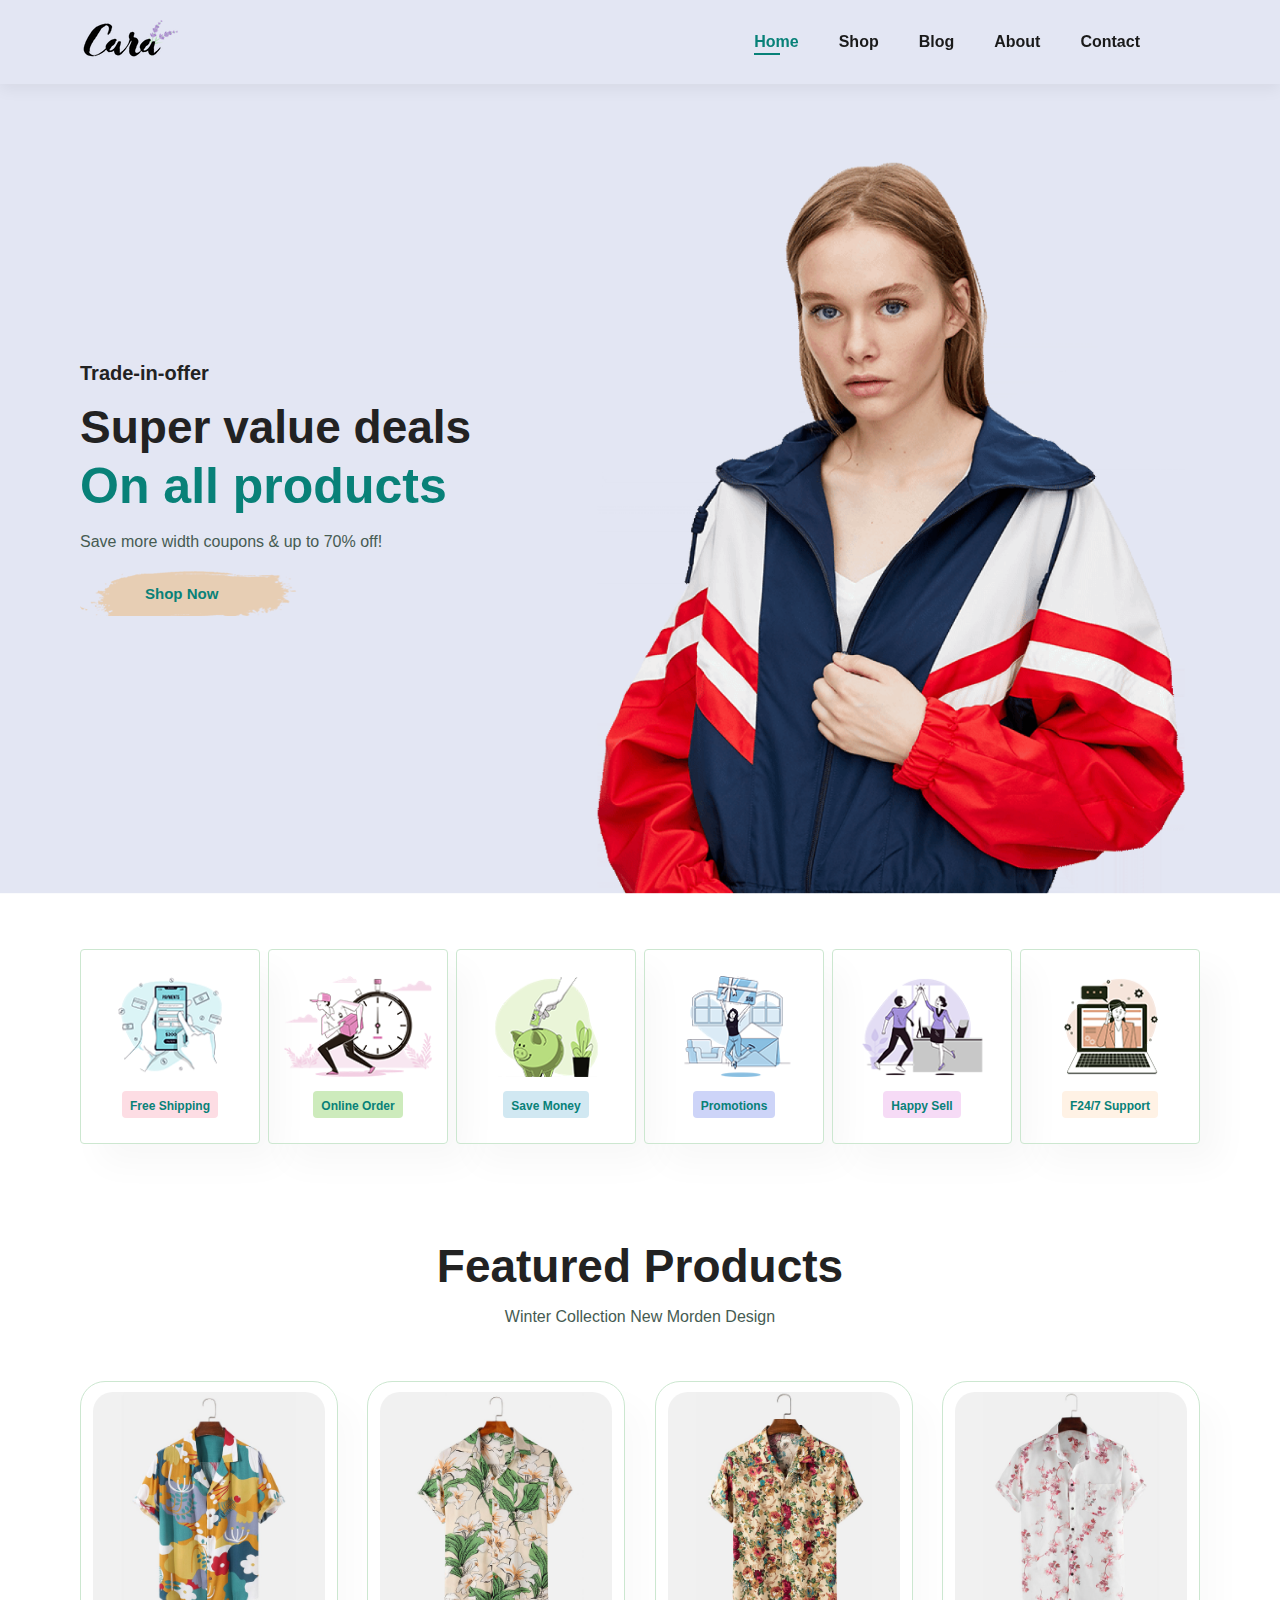
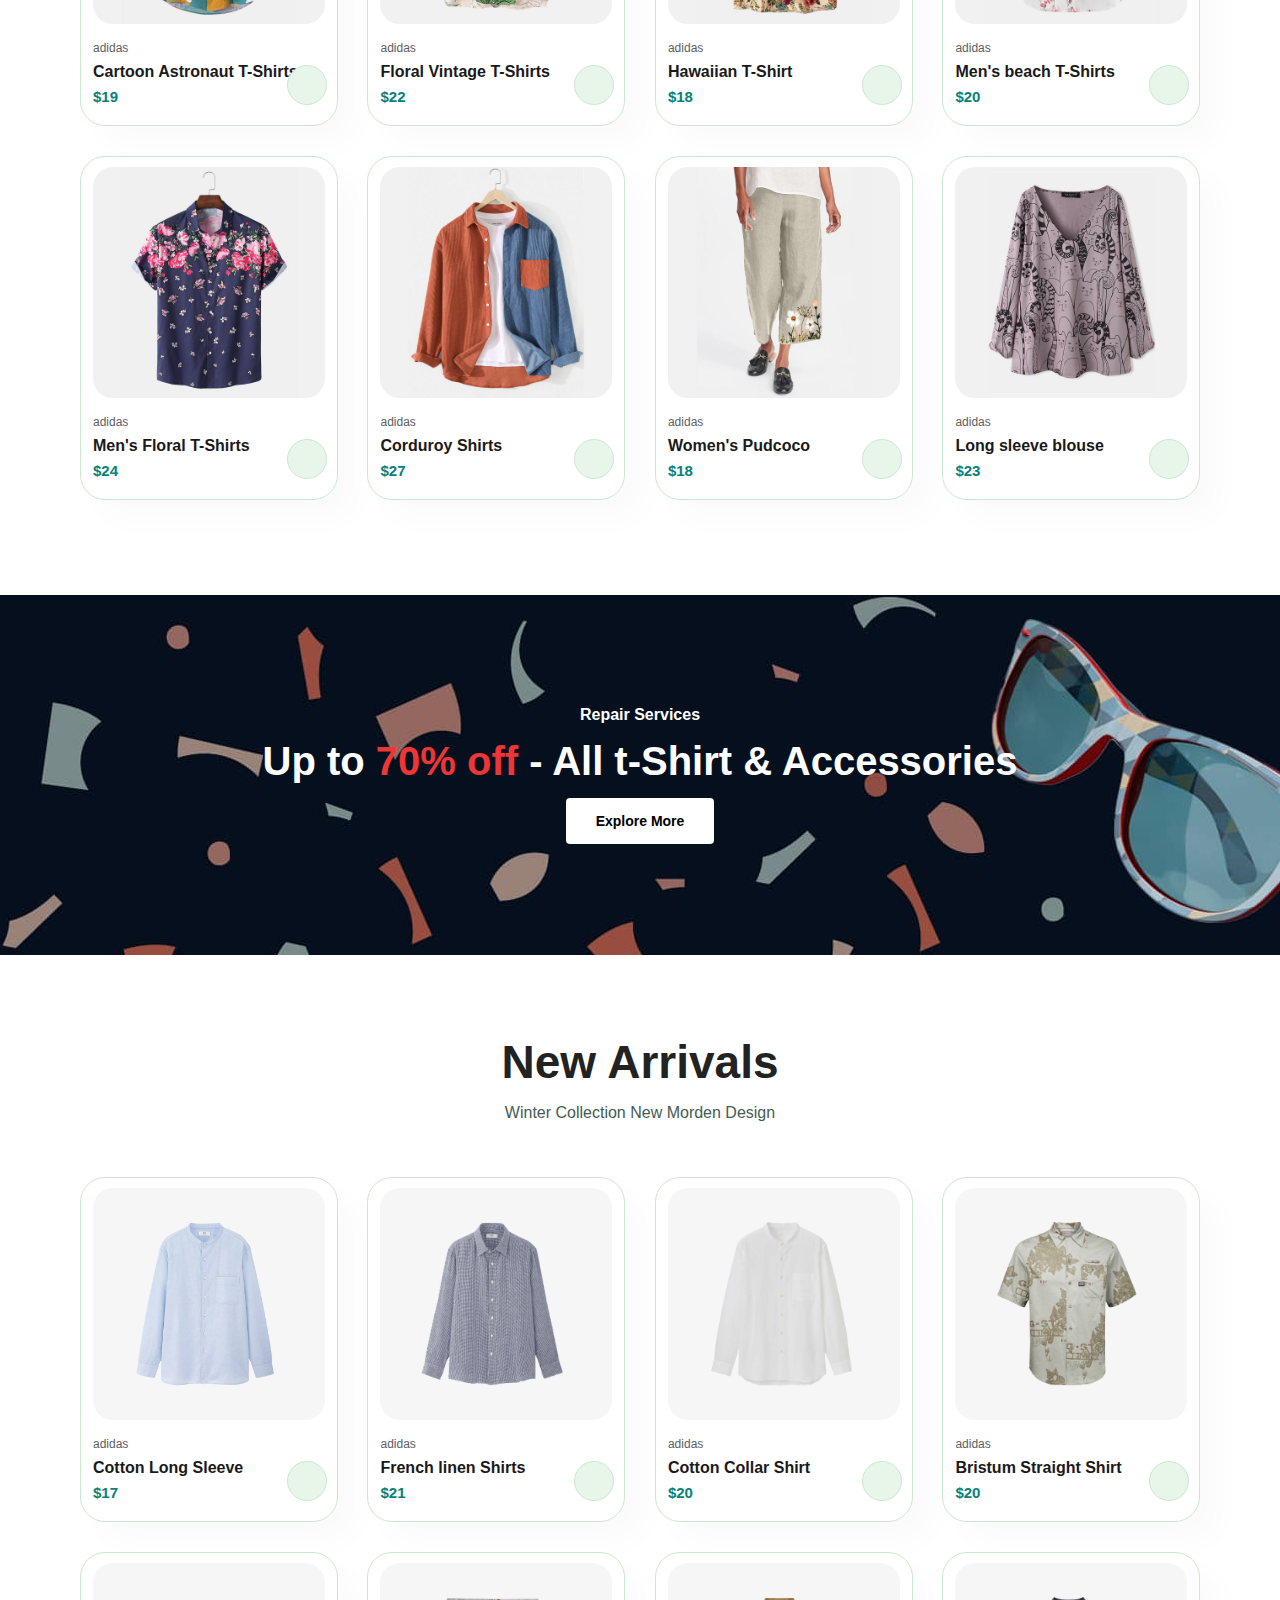
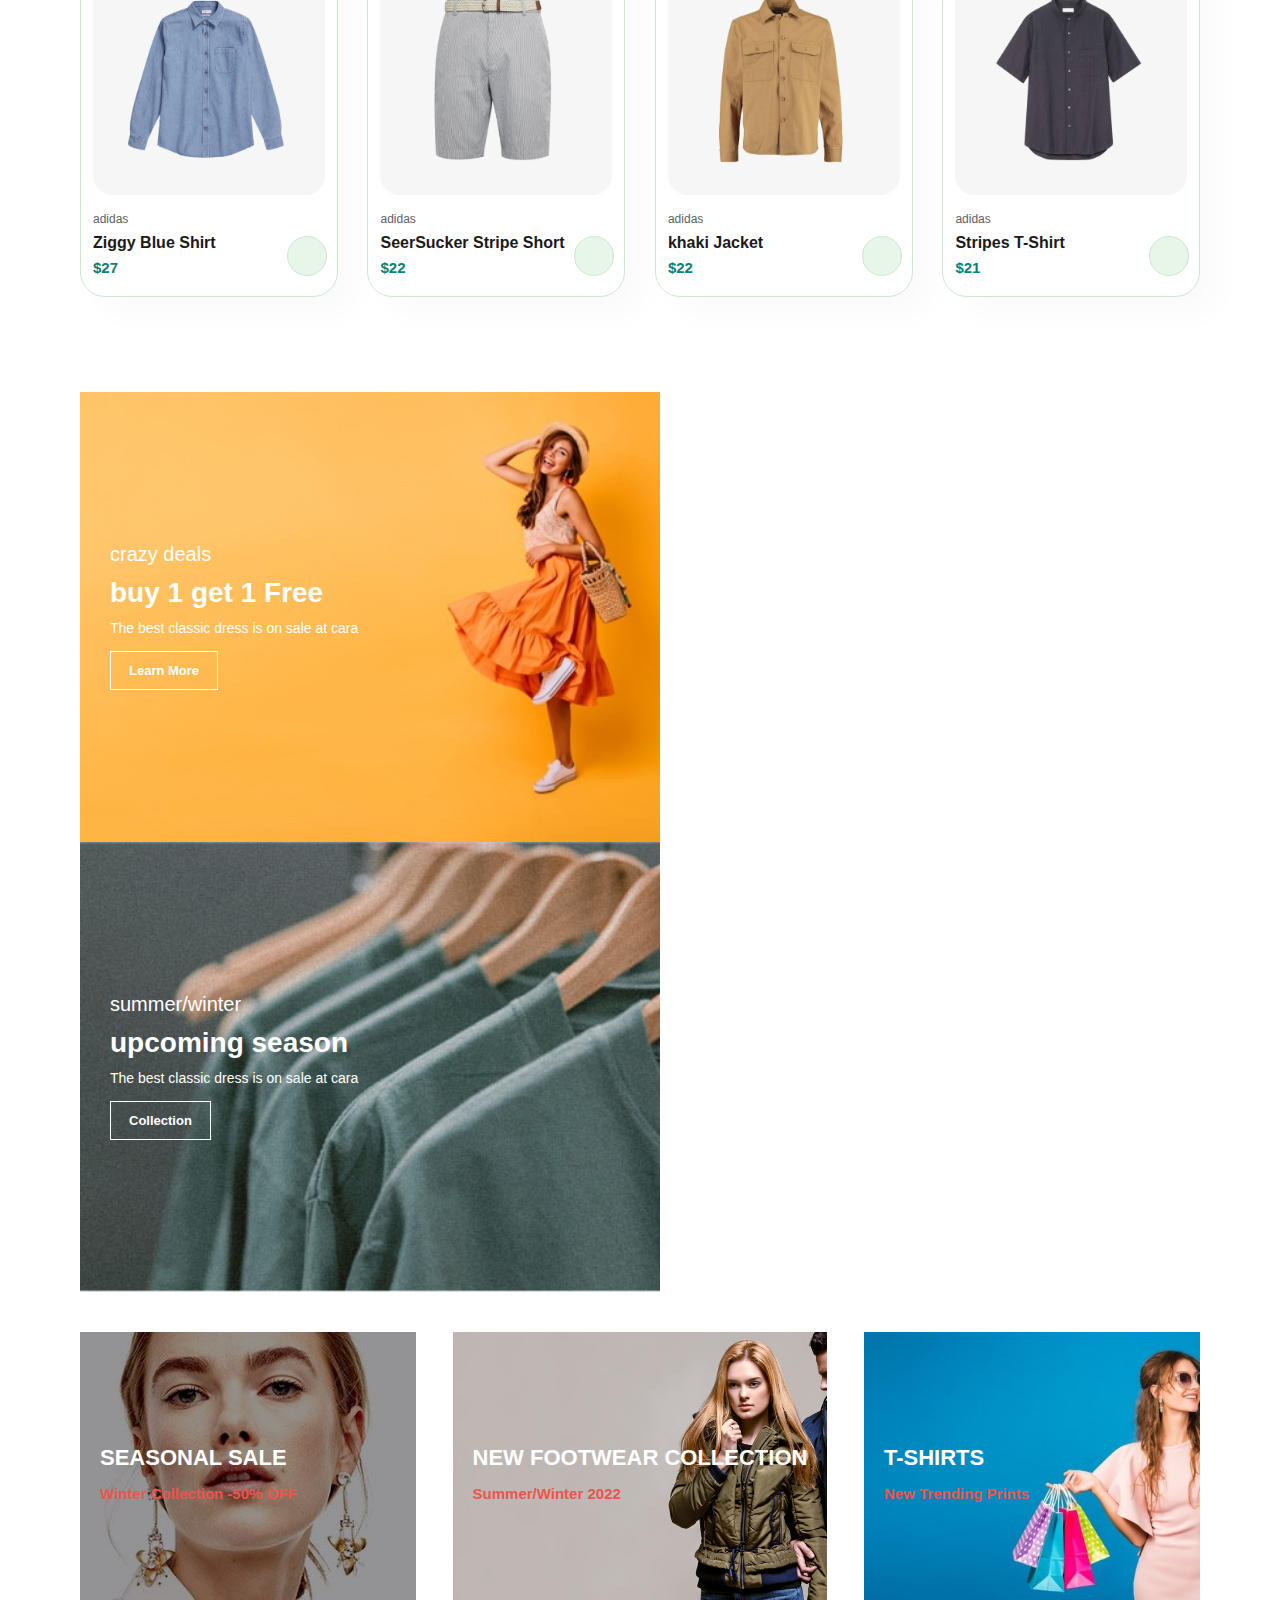
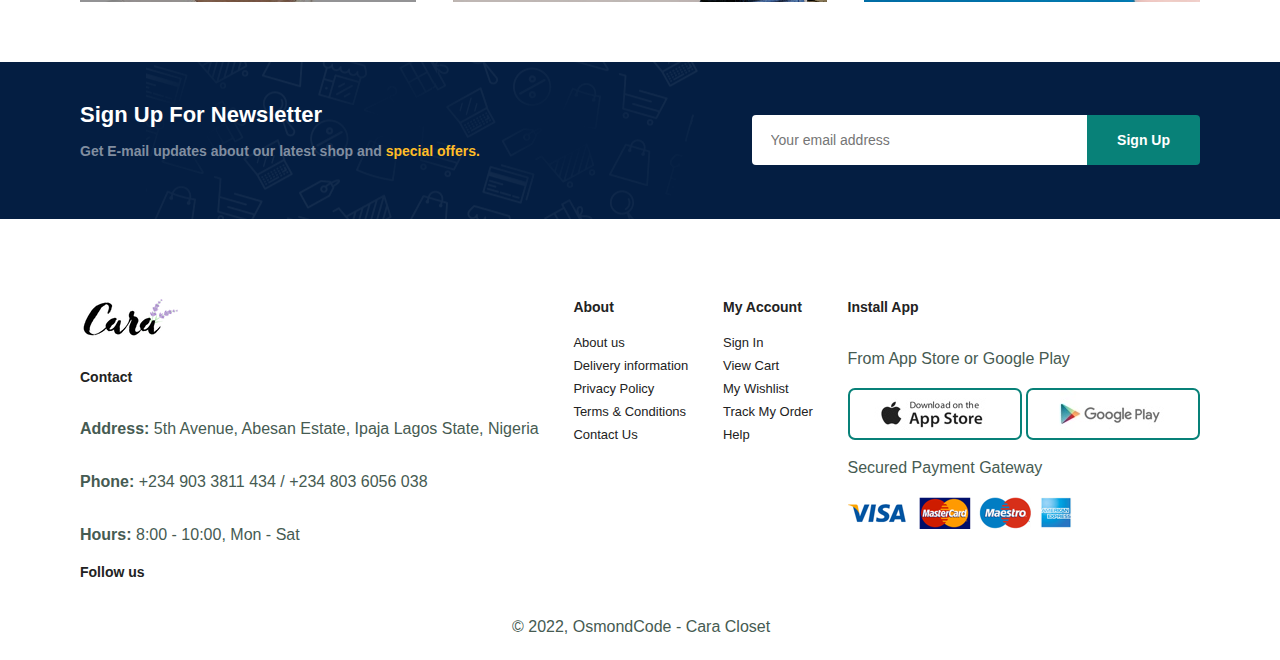
<file: index.html>
<!DOCTYPE html>
<html lang="en">
<head>
    <meta charset="UTF-8">
    <meta http-equiv="X-UA-Compatible" content="IE=edge">
    <meta name="viewport" content="width=device-width, initial-scale=1.0">
    <title>Cara | Home</title>
    <link rel="stylesheet" href="https://cdnjs.cloudflare.com/ajax/libs/font-awesome/6.2.1/css/all.min.css" integrity="sha512-MV7K8+y+gLIBoVD59lQIYicR65iaqukzvf/nwasF0nqhPay5w/9lJmVM2hMDcnK1OnMGCdVK+iQrJ7lzPJQd1w==" crossorigin="anonymous" referrerpolicy="no-referrer" />
    <link rel="stylesheet" href="style.css">
</head>
<body>
    <section class="header">
        <a href="#"><img src="./images/logo.png" alt="" class="logo"></a>

        <div id="shown-nav">
            <ul id="navbar">
                <li><a href="index.html" class="active">Home</a></li>
                <li><a href="shop.html">Shop</a></li>
                <li><a href="blog.html">Blog</a></li>
                <li><a href="about.html">About</a></li>
                <li><a href="contact.html">Contact</a></li>
                <li><a href="cart.html"><i class="fa-solid fa-bag-shopping"></i></a></li>
            </ul>
            <a href="cart.html"><i class="fa-solid fa-bag-shopping bag"></i></a>
            <i class="fa-solid fa-bars bars"></i>
        </div>
    </section>
    
    <section id="hidden-nav">
        <ul>
            <li><a href="index.html" class="active">Home</a></li>
            <li><a href="shop.html">Shop</a></li>
            <li><a href="blog.html">Blog</a></li>
            <li><a href="about.html">About</a></li>
            <li><a href="contact.html">Contact</a></li>
        </ul>
    </section>

    <section class="hero">
        <h4>Trade-in-offer</h4>
        <h2>Super value deals</h2>
        <h1>On all products</h1>
        <p>Save more width coupons & up to 70% off!</p>
        <button>Shop Now</button>
    </section>
    
    <section id="feature" class="section-p1">
        <div class="fe-box">
            <img src="./images/features/f1.png" alt="">
            <h6>Free Shipping</h6>
        </div>
        <div class="fe-box">
            <img src="./images/features/f2.png" alt="">
            <h6>Online Order</h6>
        </div>
        <div class="fe-box">
            <img src="./images/features/f3.png" alt="">
            <h6>Save Money</h6>
        </div>
        <div class="fe-box">
            <img src="./images/features/f4.png" alt="">
            <h6>Promotions</h6>
        </div>
        <div class="fe-box">
            <img src="./images/features/f5.png" alt="">
            <h6>Happy Sell</h6>
        </div>
        <div class="fe-box">
            <img src="./images/features/f6.png" alt="">
            <h6>F24/7 Support</h6>
        </div>
    </section>

    <section id="product1" class="section-p1">
        <h2>Featured Products</h2>
        <p>Winter Collection New Morden Design</p>
        <div class="pro-container">
            <div class="pro">
                <img src="./images/products/f1.jpg" alt="">
                <div class="des">
                    <span>adidas</span>
                    <h5>Cartoon Astronaut T-Shirts</h5>
                    <div class="star">
                        <i class="fa-solid fa-star"></i>
                        <i class="fa-solid fa-star"></i>
                        <i class="fa-solid fa-star"></i>
                        <i class="fa-solid fa-star"></i>
                        <i class="fa-solid fa-star"></i>
                    </div>
                    <h4>$19</h4>
                </div>
                <a href="#"><i class="fa-solid fa-shopping-cart cart"></i></a>
            </div>
            <div class="pro">
                <img src="./images/products/f2.jpg" alt="">
                <div class="des">
                    <span>adidas</span>
                    <h5>Floral Vintage T-Shirts</h5>
                    <div class="star">
                        <i class="fa-solid fa-star"></i>
                        <i class="fa-solid fa-star"></i>
                        <i class="fa-solid fa-star"></i>
                        <i class="fa-solid fa-star"></i>
                        <i class="fa-solid fa-star"></i>
                    </div>
                    <h4>$22</h4>
                </div>
                <a href="#"><i class="fa-solid fa-shopping-cart cart"></i></a>
            </div>
            <div class="pro">
                <img src="./images/products/f3.jpg" alt="">
                <div class="des">
                    <span>adidas</span>
                    <h5>Hawaiian T-Shirt</h5>
                    <div class="star">
                        <i class="fa-solid fa-star"></i>
                        <i class="fa-solid fa-star"></i>
                        <i class="fa-solid fa-star"></i>
                        <i class="fa-solid fa-star"></i>
                        <i class="fa-solid fa-star"></i>
                    </div>
                    <h4>$18</h4>
                </div>
                <a href="#"><i class="fa-solid fa-shopping-cart cart"></i></a>
            </div>
            <div class="pro">
                <img src="./images/products/f4.jpg" alt="">
                <div class="des">
                    <span>adidas</span>
                    <h5>Men's beach T-Shirts</h5>
                    <div class="star">
                        <i class="fa-solid fa-star"></i>
                        <i class="fa-solid fa-star"></i>
                        <i class="fa-solid fa-star"></i>
                        <i class="fa-solid fa-star"></i>
                        <i class="fa-solid fa-star"></i>
                    </div>
                    <h4>$20</h4>
                </div>
                <a href="#"><i class="fa-solid fa-shopping-cart cart"></i></a>
            </div>
            <div class="pro">
                <img src="./images/products/f5.jpg" alt="">
                <div class="des">
                    <span>adidas</span>
                    <h5>Men's Floral T-Shirts</h5>
                    <div class="star">
                        <i class="fa-solid fa-star"></i>
                        <i class="fa-solid fa-star"></i>
                        <i class="fa-solid fa-star"></i>
                        <i class="fa-solid fa-star"></i>
                        <i class="fa-solid fa-star"></i>
                    </div>
                    <h4>$24</h4>
                </div>
                <a href="#"><i class="fa-solid fa-shopping-cart cart"></i></a>
            </div>
            <div class="pro">
                <img src="./images/products/f6.jpg" alt="">
                <div class="des">
                    <span>adidas</span>
                    <h5>Corduroy Shirts</h5>
                    <div class="star">
                        <i class="fa-solid fa-star"></i>
                        <i class="fa-solid fa-star"></i>
                        <i class="fa-solid fa-star"></i>
                        <i class="fa-solid fa-star"></i>
                        <i class="fa-solid fa-star"></i>
                    </div>
                    <h4>$27</h4>
                </div>
                <a href="#"><i class="fa-solid fa-shopping-cart cart"></i></a>
            </div>
            <div class="pro">
                <img src="./images/products/f7.jpg" alt="">
                <div class="des">
                    <span>adidas</span>
                    <h5>Women's Pudcoco</h5>
                    <div class="star">
                        <i class="fa-solid fa-star"></i>
                        <i class="fa-solid fa-star"></i>
                        <i class="fa-solid fa-star"></i>
                        <i class="fa-solid fa-star"></i>
                        <i class="fa-solid fa-star"></i>
                    </div>
                    <h4>$18</h4>
                </div>
                <a href="#"><i class="fa-solid fa-shopping-cart cart"></i></a>
            </div>
            <div class="pro">
                <img src="./images/products/f8.jpg" alt="">
                <div class="des">
                    <span>adidas</span>
                    <h5>Long sleeve blouse</h5>
                    <div class="star">
                        <i class="fa-solid fa-star"></i>
                        <i class="fa-solid fa-star"></i>
                        <i class="fa-solid fa-star"></i>
                        <i class="fa-solid fa-star"></i>
                        <i class="fa-solid fa-star"></i>
                    </div>
                    <h4>$23</h4>
                </div>
                <a href="#"><i class="fa-solid fa-shopping-cart cart"></i></a>
            </div>

        </div>
    </section>

    <section id="banner" class="section-m1">
        <h4>Repair Services</h4>
        <h2>Up to <span>70% off</span> - All t-Shirt & Accessories</h2>
        <button class="normal">Explore More</button>
    </section>

    <section id="product1" class="section-p1">
        <h2>New Arrivals</h2>
        <p>Winter Collection New Morden Design</p>
        <div class="pro-container">
            <div class="pro">
                <img src="./images/products/n1.jpg" alt="">
                <div class="des">
                    <span>adidas</span>
                    <h5>Cotton Long Sleeve</h5>
                    <div class="star">
                        <i class="fa-solid fa-star"></i>
                        <i class="fa-solid fa-star"></i>
                        <i class="fa-solid fa-star"></i>
                        <i class="fa-solid fa-star"></i>
                        <i class="fa-solid fa-star"></i>
                    </div>
                    <h4>$17</h4>
                </div>
                <a href="#"><i class="fa-solid fa-shopping-cart cart"></i></a>
            </div>
            <div class="pro">
                <img src="./images/products/n2.jpg" alt="">
                <div class="des">
                    <span>adidas</span>
                    <h5>French linen Shirts</h5>
                    <div class="star">
                        <i class="fa-solid fa-star"></i>
                        <i class="fa-solid fa-star"></i>
                        <i class="fa-solid fa-star"></i>
                        <i class="fa-solid fa-star"></i>
                        <i class="fa-solid fa-star"></i>
                    </div>
                    <h4>$21</h4>
                </div>
                <a href="#"><i class="fa-solid fa-shopping-cart cart"></i></a>
            </div>
            <div class="pro">
                <img src="./images/products/n3.jpg" alt="">
                <div class="des">
                    <span>adidas</span>
                    <h5>Cotton Collar Shirt</h5>
                    <div class="star">
                        <i class="fa-solid fa-star"></i>
                        <i class="fa-solid fa-star"></i>
                        <i class="fa-solid fa-star"></i>
                        <i class="fa-solid fa-star"></i>
                        <i class="fa-solid fa-star"></i>
                    </div>
                    <h4>$20</h4>
                </div>
                <a href="#"><i class="fa-solid fa-shopping-cart cart"></i></a>
            </div>
            <div class="pro">
                <img src="./images/products/n4.jpg" alt="">
                <div class="des">
                    <span>adidas</span>
                    <h5>Bristum Straight Shirt</h5>
                    <div class="star">
                        <i class="fa-solid fa-star"></i>
                        <i class="fa-solid fa-star"></i>
                        <i class="fa-solid fa-star"></i>
                        <i class="fa-solid fa-star"></i>
                        <i class="fa-solid fa-star"></i>
                    </div>
                    <h4>$20</h4>
                </div>
                <a href="#"><i class="fa-solid fa-shopping-cart cart"></i></a>
            </div>
            <div class="pro">
                <img src="./images/products/n5.jpg" alt="">
                <div class="des">
                    <span>adidas</span>
                    <h5>Ziggy Blue Shirt</h5>
                    <div class="star">
                        <i class="fa-solid fa-star"></i>
                        <i class="fa-solid fa-star"></i>
                        <i class="fa-solid fa-star"></i>
                        <i class="fa-solid fa-star"></i>
                        <i class="fa-solid fa-star"></i>
                    </div>
                    <h4>$27</h4>
                </div>
                <a href="#"><i class="fa-solid fa-shopping-cart cart"></i></a>
            </div>
            <div class="pro">
                <img src="./images/products/n6.jpg" alt="">
                <div class="des">
                    <span>adidas</span>
                    <h5>SeerSucker Stripe Short</h5>
                    <div class="star">
                        <i class="fa-solid fa-star"></i>
                        <i class="fa-solid fa-star"></i>
                        <i class="fa-solid fa-star"></i>
                        <i class="fa-solid fa-star"></i>
                        <i class="fa-solid fa-star"></i>
                    </div>
                    <h4>$22</h4>
                </div>
                <a href="#"><i class="fa-solid fa-shopping-cart cart"></i></a>
            </div>
            <div class="pro">
                <img src="./images/products/n7.jpg" alt="">
                <div class="des">
                    <span>adidas</span>
                    <h5>khaki Jacket</h5>
                    <div class="star">
                        <i class="fa-solid fa-star"></i>
                        <i class="fa-solid fa-star"></i>
                        <i class="fa-solid fa-star"></i>
                        <i class="fa-solid fa-star"></i>
                        <i class="fa-solid fa-star"></i>
                    </div>
                    <h4>$22</h4>
                </div>
                <a href="#"><i class="fa-solid fa-shopping-cart cart"></i></a>
            </div>
            <div class="pro">
                <img src="./images/products/n8.jpg" alt="">
                <div class="des">
                    <span>adidas</span>
                    <h5>Stripes T-Shirt</h5>
                    <div class="star">
                        <i class="fa-solid fa-star"></i>
                        <i class="fa-solid fa-star"></i>
                        <i class="fa-solid fa-star"></i>
                        <i class="fa-solid fa-star"></i>
                        <i class="fa-solid fa-star"></i>
                    </div>
                    <h4>$21</h4>
                </div>
                <a href="#"><i class="fa-solid fa-shopping-cart cart"></i></a>
            </div>

        </div>
    </section>

    <section id="sm-banner" class="section-p1">
        <div class="banner-box">
            <h4>crazy deals</h4>
            <h2>buy 1 get 1 Free</h2>
            <span>The best classic dress is on sale at cara</span>
            <button class="white">Learn More</button>
        </div>
        <div class="banner-box banner-box2">
            <h4>summer/winter</h4>
            <h2>upcoming season</h2>
            <span>The best classic dress is on sale at cara</span>
            <button class="white">Collection</button>
        </div>
    </section>

    <section id="banner3">
        <div class="banner-box">
            <h2>SEASONAL SALE</h2>
            <h3>Winter Collection -50% OFF</h3>
        </div>
        <div class="banner-box banner-box2">
            <h2>NEW FOOTWEAR COLLECTION</h2>
            <h3>Summer/Winter 2022</h3>
        </div>
        <div class="banner-box banner-box3">
            <h2>T-SHIRTS</h2>
            <h3>New Trending Prints</h3>
        </div>
    </section>

    <section id="newsletter" class="section-p1 section-m1">
        <div class="newstext">
            <h4>Sign Up For Newsletter</h4>
            <p>Get E-mail updates about our latest shop and <span>special offers.</span></p>
        </div>
        <div class="form">
            <input type="text" placeholder="Your email address">
            <button class="normal">Sign Up</button>
        </div>
    </section>

    <footer class="section-p1">
        <div class="col">
            <img src="./images/logo.png" alt="" class="logo">
            <h4>Contact</h4>
           <p><strong>Address:</strong> 5th Avenue, Abesan Estate, Ipaja Lagos State, Nigeria</p>
           <p><strong>Phone:</strong> +234 903 3811 434 / +234 803 6056 038</p>
           <p><strong>Hours:</strong> 8:00 - 10:00, Mon - Sat</p>
           <div class="follow">
               <h4>Follow us</h4>
               <div class="icon">
                <i class="fa-brands fa-facebook-f"></i>
                <i class="fa-brands fa-twitter"></i>
                <i class="fa-brands fa-instagram"></i>
                <i class="fa-brands fa-pinterest"></i>
                <i class="fa-brands fa-youtube"></i>
               </div>
           </div>
        </div>
        <div class="col">
            <h4>About</h4>
            <a href="#">About us</a>
            <a href="#">Delivery information</a>
            <a href="#">Privacy Policy</a>
            <a href="#">Terms & Conditions</a>
            <a href="#">Contact Us</a>
        </div>

        <div class="col">
            <h4>My Account</h4>
            <a href="#">Sign In</a>
            <a href="#">View Cart</a>
            <a href="#">My Wishlist</a>
            <a href="#">Track My Order</a>
            <a href="#">Help</a>
        </div>

        <div class="col install">
            <h4>Install App</h4>
            <p>From App Store or Google Play</p>
            <div class="row">
                <img src="./images/pay/app.jpg" alt="">
                <img src="./images/pay/play.jpg" alt="">
            </div>
            <p>Secured Payment Gateway</p>
            <img src="./images/pay/pay.png" alt="">
        </div>

        <div class="copyright">
            <p>© 2022, OsmondCode - Cara Closet</p>
        </div>
    </footer>
    <script src="script.js"></script>
</body>
</html>
</file>
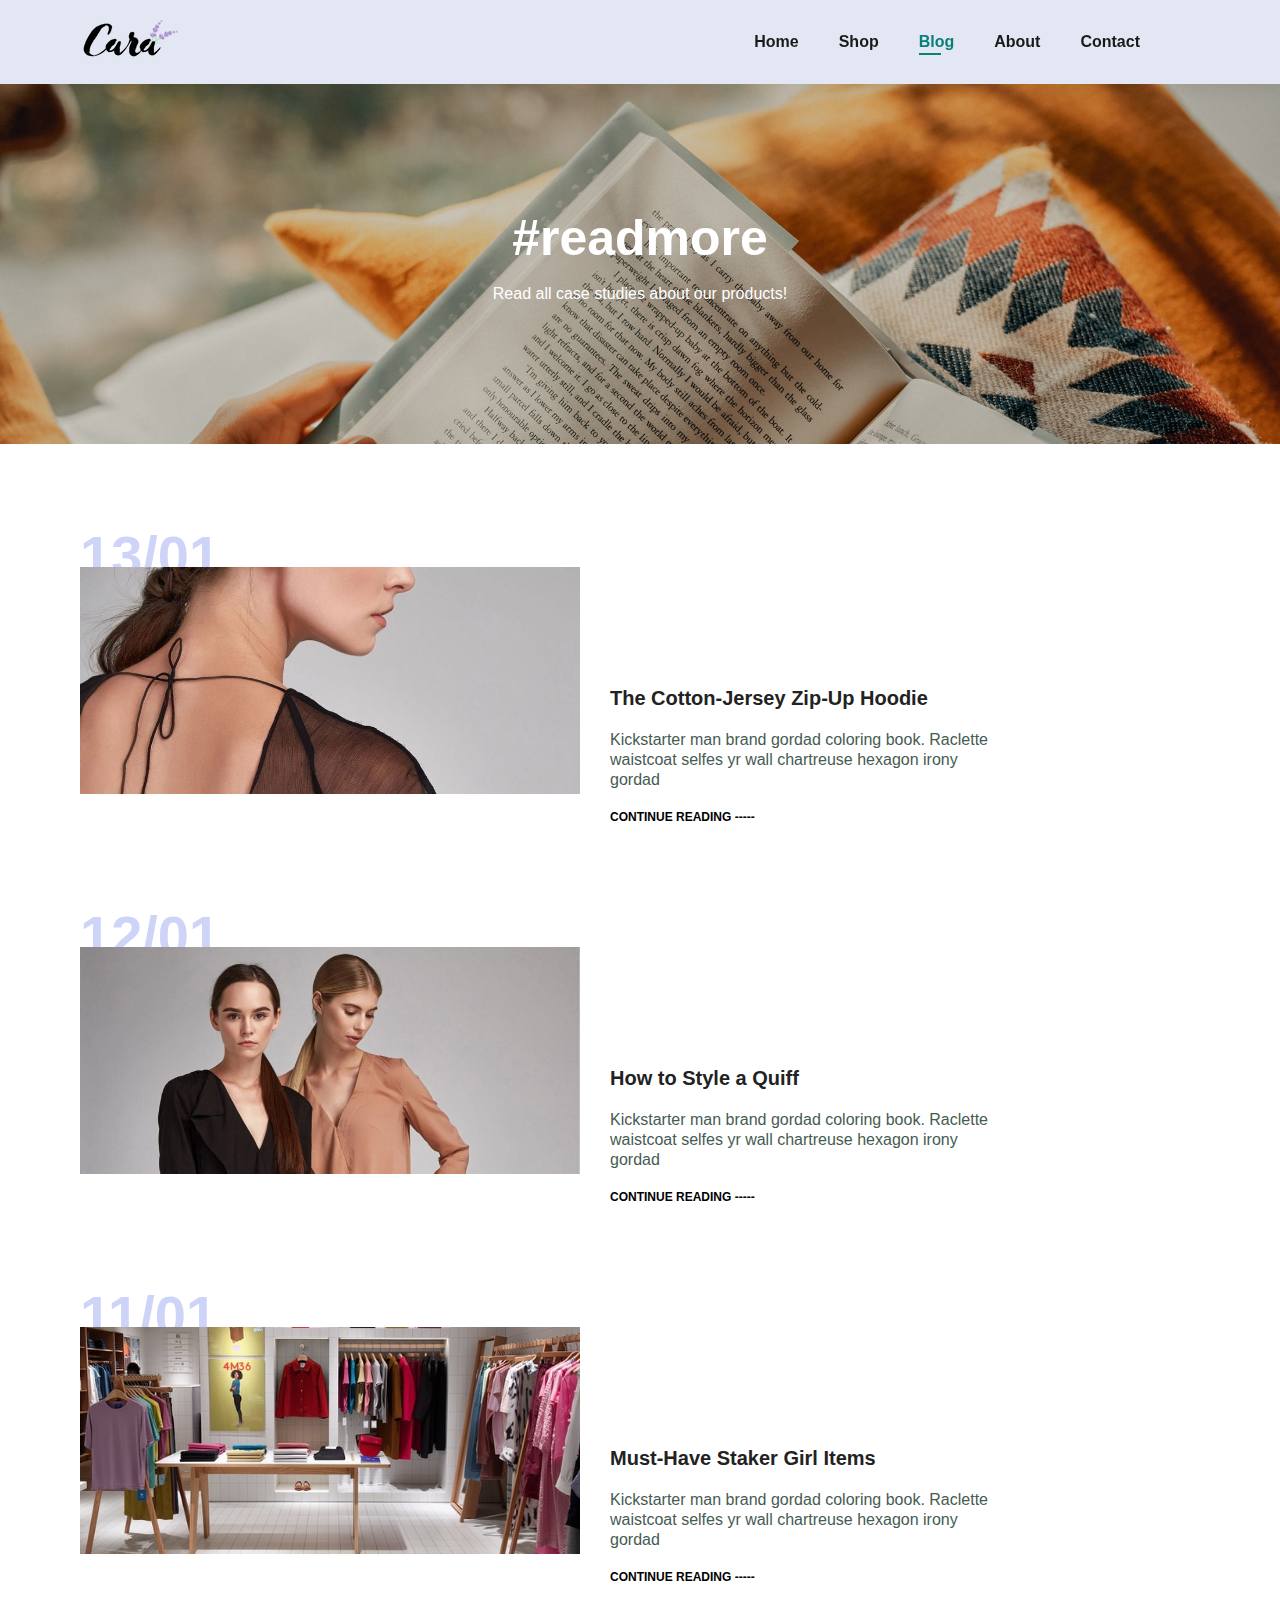
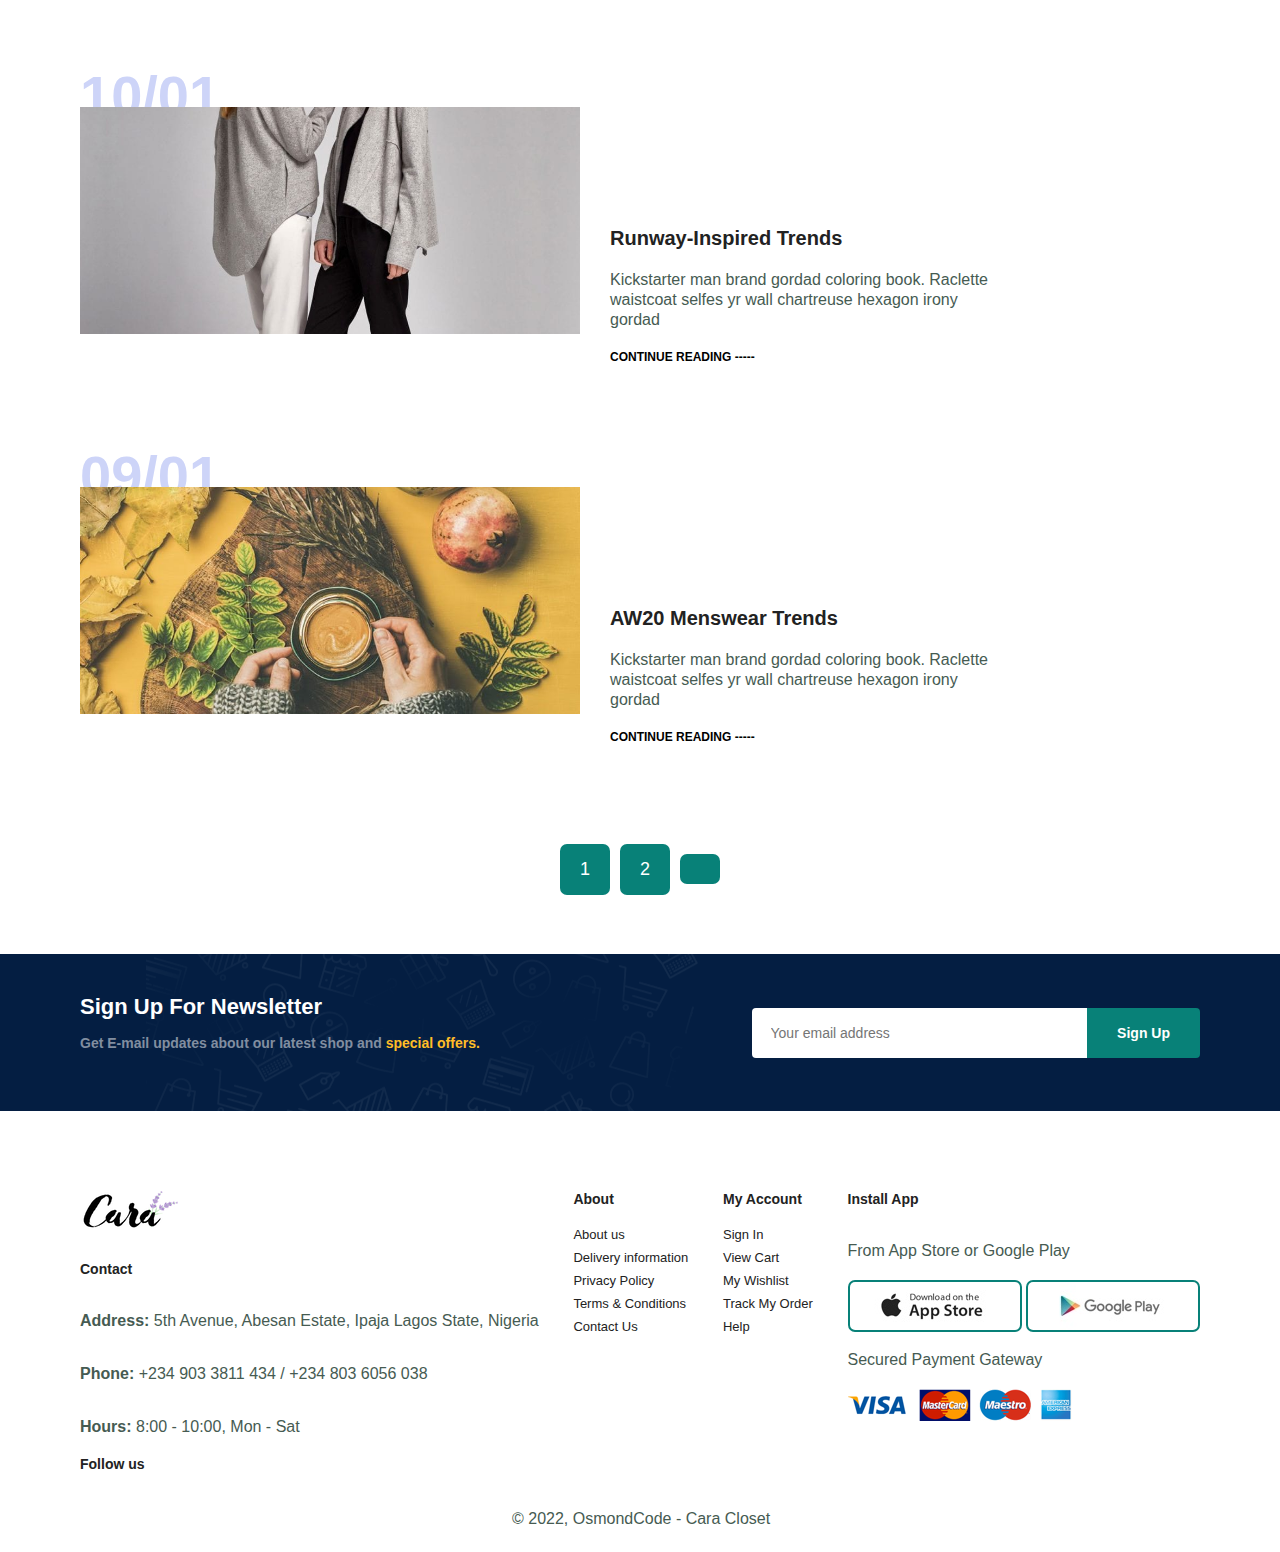
<file: blog.html>
<!DOCTYPE html>
<html lang="en">
<head>
    <meta charset="UTF-8">
    <meta http-equiv="X-UA-Compatible" content="IE=edge">
    <meta name="viewport" content="width=device-width, initial-scale=1.0">
    <title>Cara | Shop</title>
    <link rel="stylesheet" href="https://cdnjs.cloudflare.com/ajax/libs/font-awesome/6.2.1/css/all.min.css" integrity="sha512-MV7K8+y+gLIBoVD59lQIYicR65iaqukzvf/nwasF0nqhPay5w/9lJmVM2hMDcnK1OnMGCdVK+iQrJ7lzPJQd1w==" crossorigin="anonymous" referrerpolicy="no-referrer" />
    <!-- <link rel="stylesheet" href="shop.css"> -->
    <link rel="stylesheet" href="style.css">
</head>
<body>
    <section class="header">
        <a href="#"><img src="./images/logo.png" alt="" class="logo"></a>

        <div id="nav-links">
            <ul id="navbar">
                <li><a href="index.html">Home</a></li>
                <li><a href="shop.html">Shop</a></li>
                <li><a href="blog.html" class="active">Blog</a></li>
                <li><a href="about.html">About</a></li>
                <li><a href="contact.html">Contact</a></li>
                <li><a href="cart.html"><i class="fa-solid fa-bag-shopping"></i></a></li>
            </ul>
            <a href="cart.html" class="bag"><i class="fa-solid fa-bag-shopping "></i></a>
            <i class="fa-solid fa-bars bars"></i>
        </div>
    </section>

    <section id="hidden-nav">
        <ul>
            <li><a href="index.html" class="active">Home</a></li>
            <li><a href="shop.html">Shop</a></li>
            <li><a href="blog.html">Blog</a></li>
            <li><a href="about.html">About</a></li>
            <li><a href="contact.html">Contact</a></li>
        </ul>
    </section>

    <section id="blog-hero">
        <h1>#readmore</h1>
        <p>Read all case studies about our products!</p>
    </section>

    <section id="blog-col" class="section-p1">
        <div class="blog-details section-m1">
            <div class="blog-col-img">
                <h1>13/01</h1>
                <img src="./images/blog/b1.jpg" alt="">
            </div>
            <div class="blog-col-text">
                <h4>The Cotton-Jersey Zip-Up Hoodie</h4>
                <p>Kickstarter man brand gordad coloring book. Raclette <br> waistcoat selfes yr wall chartreuse hexagon irony <br> gordad</p>
                <h6>CONTINUE READING -----</h6>
            </div>
        </div>
        <div class="blog-details section-m1">
            <div class="blog-col-img">
                <h1>12/01</h1>
                <img src="./images/blog/b2.jpg" alt="">
            </div>
            <div class="blog-col-text">
                <h4>How to Style a Quiff</h4>
                <p>Kickstarter man brand gordad coloring book. Raclette <br> waistcoat selfes yr wall chartreuse hexagon irony <br> gordad</p>
                <h6>CONTINUE READING -----</h6>
            </div>
        </div>
        <div class="blog-details section-m1">
            <div class="blog-col-img">
                <h1>11/01</h1>
                <img src="./images/blog/b3.jpg" alt="">
            </div>
            <div class="blog-col-text">
                <h4>Must-Have Staker Girl Items</h4>
                <p>Kickstarter man brand gordad coloring book. Raclette <br> waistcoat selfes yr wall chartreuse hexagon irony <br> gordad</p>
                <h6>CONTINUE READING -----</h6>
            </div>
        </div>
        <div class="blog-details section-m1">
            <div class="blog-col-img">
                <h1>10/01</h1>
                <img src="./images/blog/b4.jpg" alt="">
            </div>
            <div class="blog-col-text">
                <h4>Runway-Inspired Trends</h4>
                <p>Kickstarter man brand gordad coloring book. Raclette <br> waistcoat selfes yr wall chartreuse hexagon irony <br> gordad</p>
                <h6>CONTINUE READING -----</h6>
            </div>
        </div>
        <div class="blog-details section-m1">
            <div class="blog-col-img">
                <h1>09/01</h1>
                <img src="./images/blog/b6.jpg" alt="">
            </div>
            <div class="blog-col-text">
                <h4>AW20 Menswear Trends</h4>
                <p>Kickstarter man brand gordad coloring book. Raclette <br> waistcoat selfes yr wall chartreuse hexagon irony <br> gordad</p>
                <h6>CONTINUE READING -----</h6>
            </div>
        </div>
    </section>

    <section id="nextbtn">
        <span>
            1
        </span>

        <span>
            2
        </span>
        <span>
            <i class="fa-solid fa-arrow-right"></i>
        </span>
    </section>

    <section id="newsletter" class="section-p1 section-m1">
        <div class="newstext">
            <h4>Sign Up For Newsletter</h4>
            <p>Get E-mail updates about our latest shop and <span>special offers.</span></p>
        </div>
        <div class="form">
            <input type="text" placeholder="Your email address">
            <button class="normal">Sign Up</button>
        </div>
    </section>

    <footer class="section-p1">
        <div class="col">
            <img src="./images/logo.png" alt="" class="logo">
            <h4>Contact</h4>
           <p><strong>Address:</strong> 5th Avenue, Abesan Estate, Ipaja Lagos State, Nigeria</p>
           <p><strong>Phone:</strong> +234 903 3811 434 / +234 803 6056 038</p>
           <p><strong>Hours:</strong> 8:00 - 10:00, Mon - Sat</p>
           <div class="follow">
               <h4>Follow us</h4>
               <div class="icon">
                <i class="fa-brands fa-facebook-f"></i>
                <i class="fa-brands fa-twitter"></i>
                <i class="fa-brands fa-instagram"></i>
                <i class="fa-brands fa-pinterest"></i>
                <i class="fa-brands fa-youtube"></i>
               </div>
           </div>
        </div>
        <div class="col">
            <h4>About</h4>
            <a href="#">About us</a>
            <a href="#">Delivery information</a>
            <a href="#">Privacy Policy</a>
            <a href="#">Terms & Conditions</a>
            <a href="#">Contact Us</a>
        </div>

        <div class="col">
            <h4>My Account</h4>
            <a href="#">Sign In</a>
            <a href="#">View Cart</a>
            <a href="#">My Wishlist</a>
            <a href="#">Track My Order</a>
            <a href="#">Help</a>
        </div>

        <div class="col install">
            <h4>Install App</h4>
            <p>From App Store or Google Play</p>
            <div class="row">
                <img src="./images/pay/app.jpg" alt="">
                <img src="./images/pay/play.jpg" alt="">
            </div>
            <p>Secured Payment Gateway</p>
            <img src="./images/pay/pay.png" alt="">
        </div>

        <div class="copyright">
            <p>© 2022, OsmondCode - Cara Closet</p>
        </div>
    </footer>

    <script src="script.js"></script>
</body>
</html>
</file>
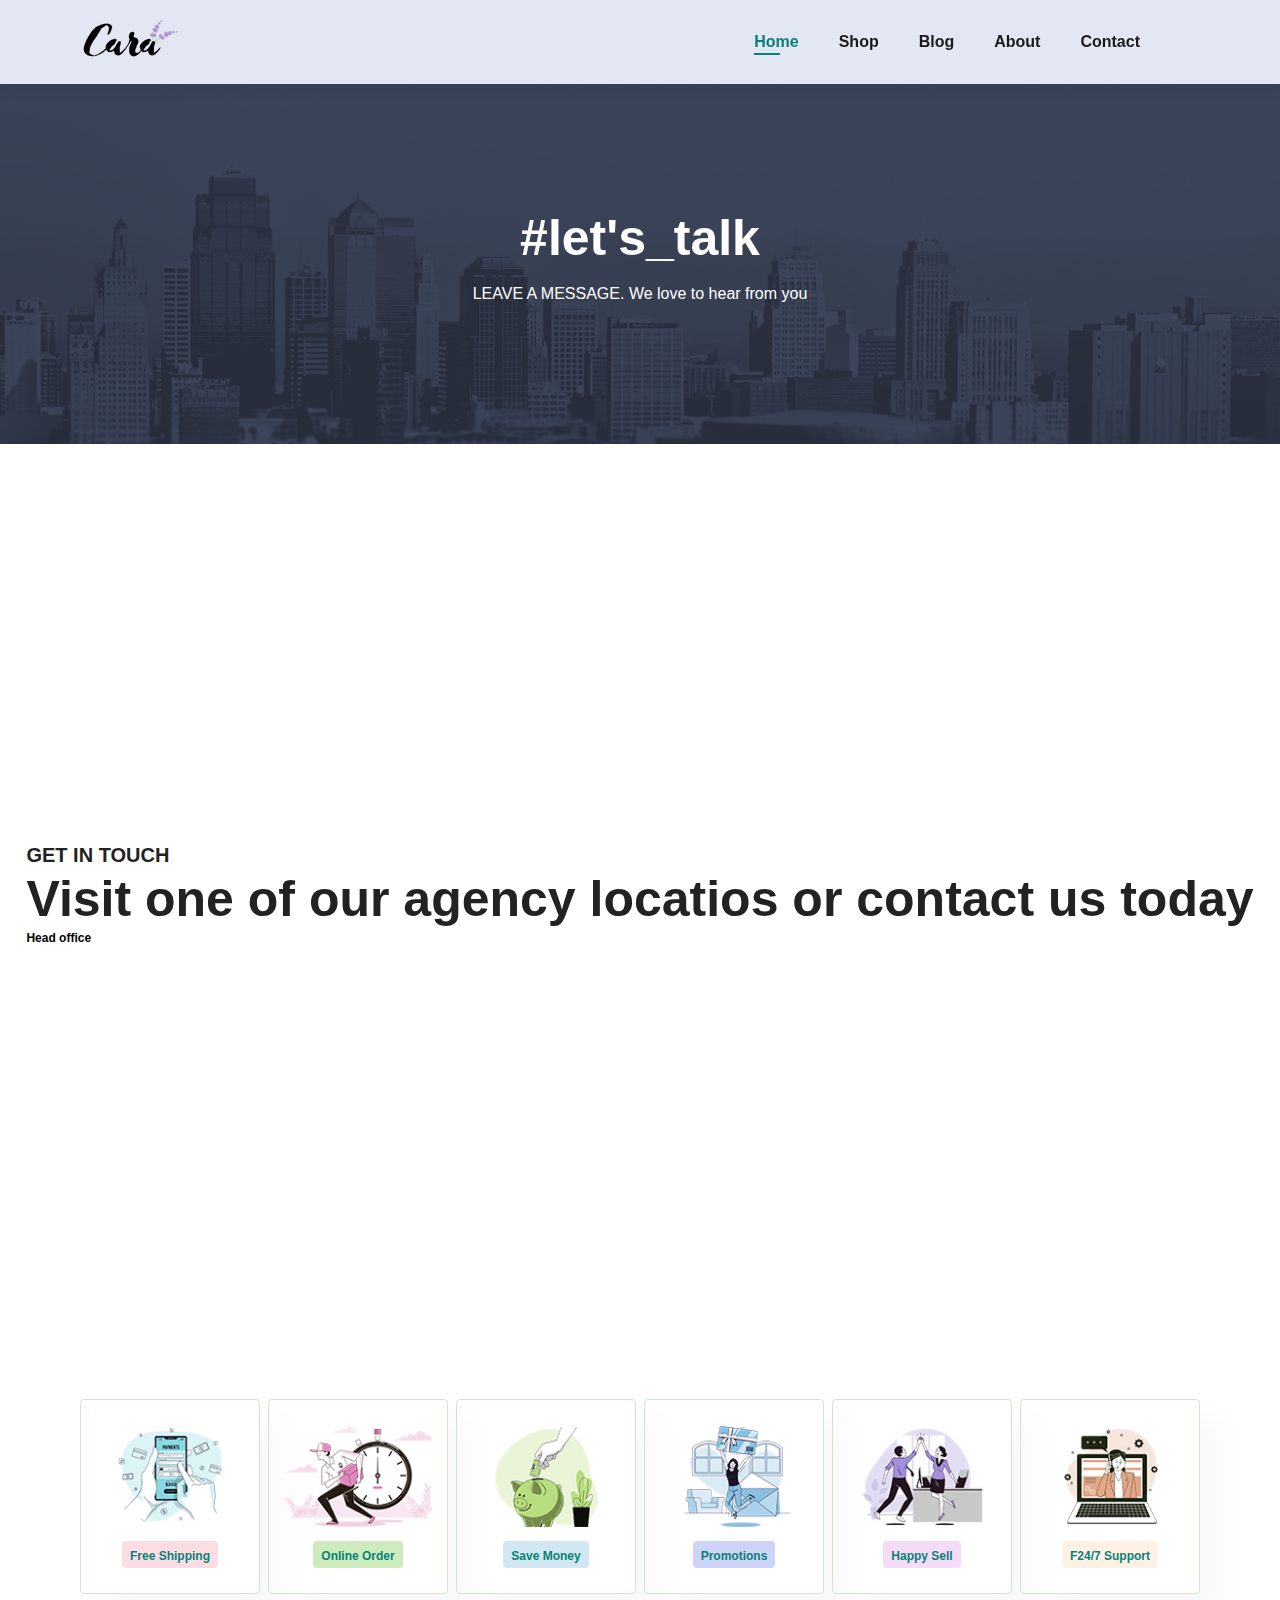
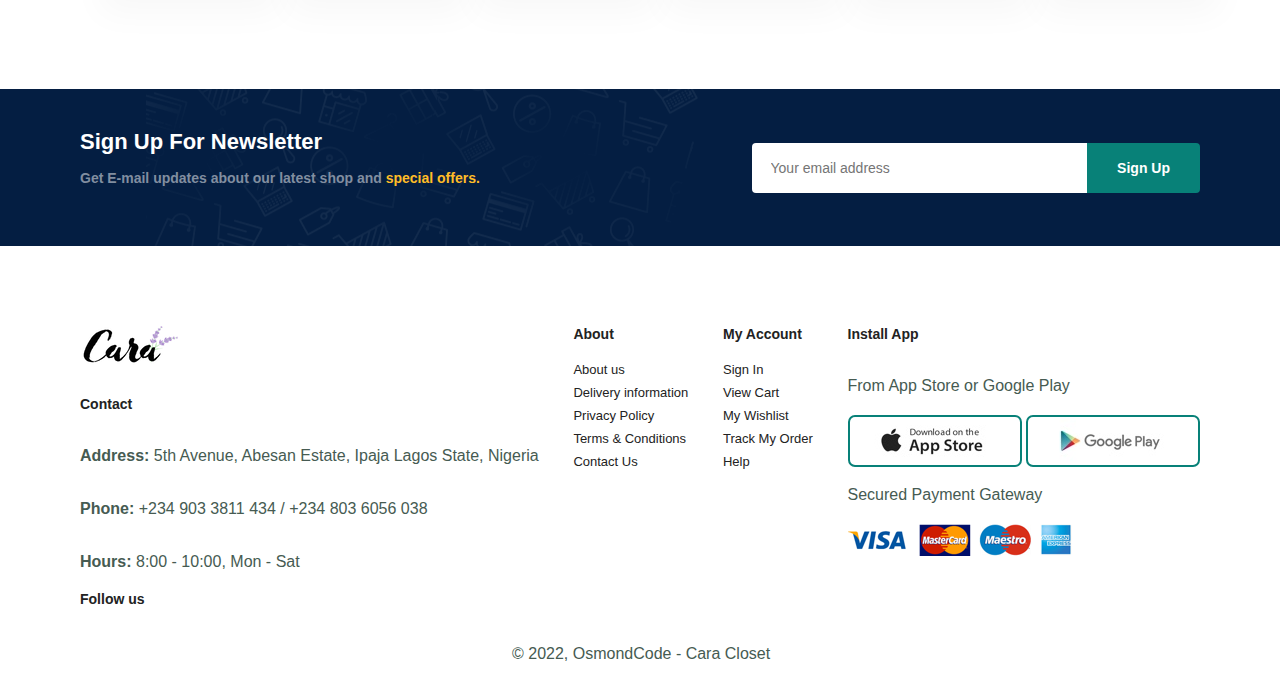
<file: contact.html>
<!DOCTYPE html>
<html lang="en">
<head>
    <meta charset="UTF-8">
    <meta http-equiv="X-UA-Compatible" content="IE=edge">
    <meta name="viewport" content="width=device-width, initial-scale=1.0">
    <title>Cara | Home</title>
    <link rel="stylesheet" href="https://cdnjs.cloudflare.com/ajax/libs/font-awesome/6.2.1/css/all.min.css" integrity="sha512-MV7K8+y+gLIBoVD59lQIYicR65iaqukzvf/nwasF0nqhPay5w/9lJmVM2hMDcnK1OnMGCdVK+iQrJ7lzPJQd1w==" crossorigin="anonymous" referrerpolicy="no-referrer" />
    <link rel="stylesheet" href="style.css">
</head>
<body>
    <section class="header">
        <a href="#"><img src="./images/logo.png" alt="" class="logo"></a>

        <div id="shown-nav">
            <ul id="navbar">
                <li><a href="index.html" class="active">Home</a></li>
                <li><a href="shop.html">Shop</a></li>
                <li><a href="blog.html">Blog</a></li>
                <li><a href="about.html">About</a></li>
                <li><a href="contact.html">Contact</a></li>
                <li><a href="cart.html"><i class="fa-solid fa-bag-shopping"></i></a></li>
            </ul>
            <a href="cart.html"><i class="fa-solid fa-bag-shopping bag"></i></a>
            <i class="fa-solid fa-bars bars"></i>
        </div>
    </section>
    
    <section id="hidden-nav">
        <ul>
            <li><a href="index.html" class="active">Home</a></li>
            <li><a href="shop.html">Shop</a></li>
            <li><a href="blog.html">Blog</a></li>
            <li><a href="about.html">About</a></li>
            <li><a href="contact.html">Contact</a></li>
        </ul>
    </section>

    <section id="contact-hero">
        <h1>#let's_talk</h1>
        <p>LEAVE A MESSAGE. We love to hear from you</p>
    </section>

    <section>
        <div class="map-address">
            <div id="map-text">
                <h4>GET IN TOUCH</h4>
                <h1>Visit one of our agency locatios or contact us today</h1>
                <h6>Head office</h6>
                
            </div>
        </div>
    </section>

    
    <section id="feature" class="section-p1">
        <div class="fe-box">
            <img src="./images/features/f1.png" alt="">
            <h6>Free Shipping</h6>
        </div>
        <div class="fe-box">
            <img src="./images/features/f2.png" alt="">
            <h6>Online Order</h6>
        </div>
        <div class="fe-box">
            <img src="./images/features/f3.png" alt="">
            <h6>Save Money</h6>
        </div>
        <div class="fe-box">
            <img src="./images/features/f4.png" alt="">
            <h6>Promotions</h6>
        </div>
        <div class="fe-box">
            <img src="./images/features/f5.png" alt="">
            <h6>Happy Sell</h6>
        </div>
        <div class="fe-box">
            <img src="./images/features/f6.png" alt="">
            <h6>F24/7 Support</h6>
        </div>
    </section>
    

    <section id="newsletter" class="section-p1 section-m1">
        <div class="newstext">
            <h4>Sign Up For Newsletter</h4>
            <p>Get E-mail updates about our latest shop and <span>special offers.</span></p>
        </div>
        <div class="form">
            <input type="text" placeholder="Your email address">
            <button class="normal">Sign Up</button>
        </div>
    </section>

    <footer class="section-p1">
        <div class="col">
            <img src="./images/logo.png" alt="" class="logo">
            <h4>Contact</h4>
           <p><strong>Address:</strong> 5th Avenue, Abesan Estate, Ipaja Lagos State, Nigeria</p>
           <p><strong>Phone:</strong> +234 903 3811 434 / +234 803 6056 038</p>
           <p><strong>Hours:</strong> 8:00 - 10:00, Mon - Sat</p>
           <div class="follow">
               <h4>Follow us</h4>
               <div class="icon">
                <i class="fa-brands fa-facebook-f"></i>
                <i class="fa-brands fa-twitter"></i>
                <i class="fa-brands fa-instagram"></i>
                <i class="fa-brands fa-pinterest"></i>
                <i class="fa-brands fa-youtube"></i>
               </div>
           </div>
        </div>
        <div class="col">
            <h4>About</h4>
            <a href="#">About us</a>
            <a href="#">Delivery information</a>
            <a href="#">Privacy Policy</a>
            <a href="#">Terms & Conditions</a>
            <a href="#">Contact Us</a>
        </div>

        <div class="col">
            <h4>My Account</h4>
            <a href="#">Sign In</a>
            <a href="#">View Cart</a>
            <a href="#">My Wishlist</a>
            <a href="#">Track My Order</a>
            <a href="#">Help</a>
        </div>

        <div class="col install">
            <h4>Install App</h4>
            <p>From App Store or Google Play</p>
            <div class="row">
                <img src="./images/pay/app.jpg" alt="">
                <img src="./images/pay/play.jpg" alt="">
            </div>
            <p>Secured Payment Gateway</p>
            <img src="./images/pay/pay.png" alt="">
        </div>

        <div class="copyright">
            <p>© 2022, OsmondCode - Cara Closet</p>
        </div>
    </footer>
    <script src="script.js"></script>
</body>
</html>
</file>
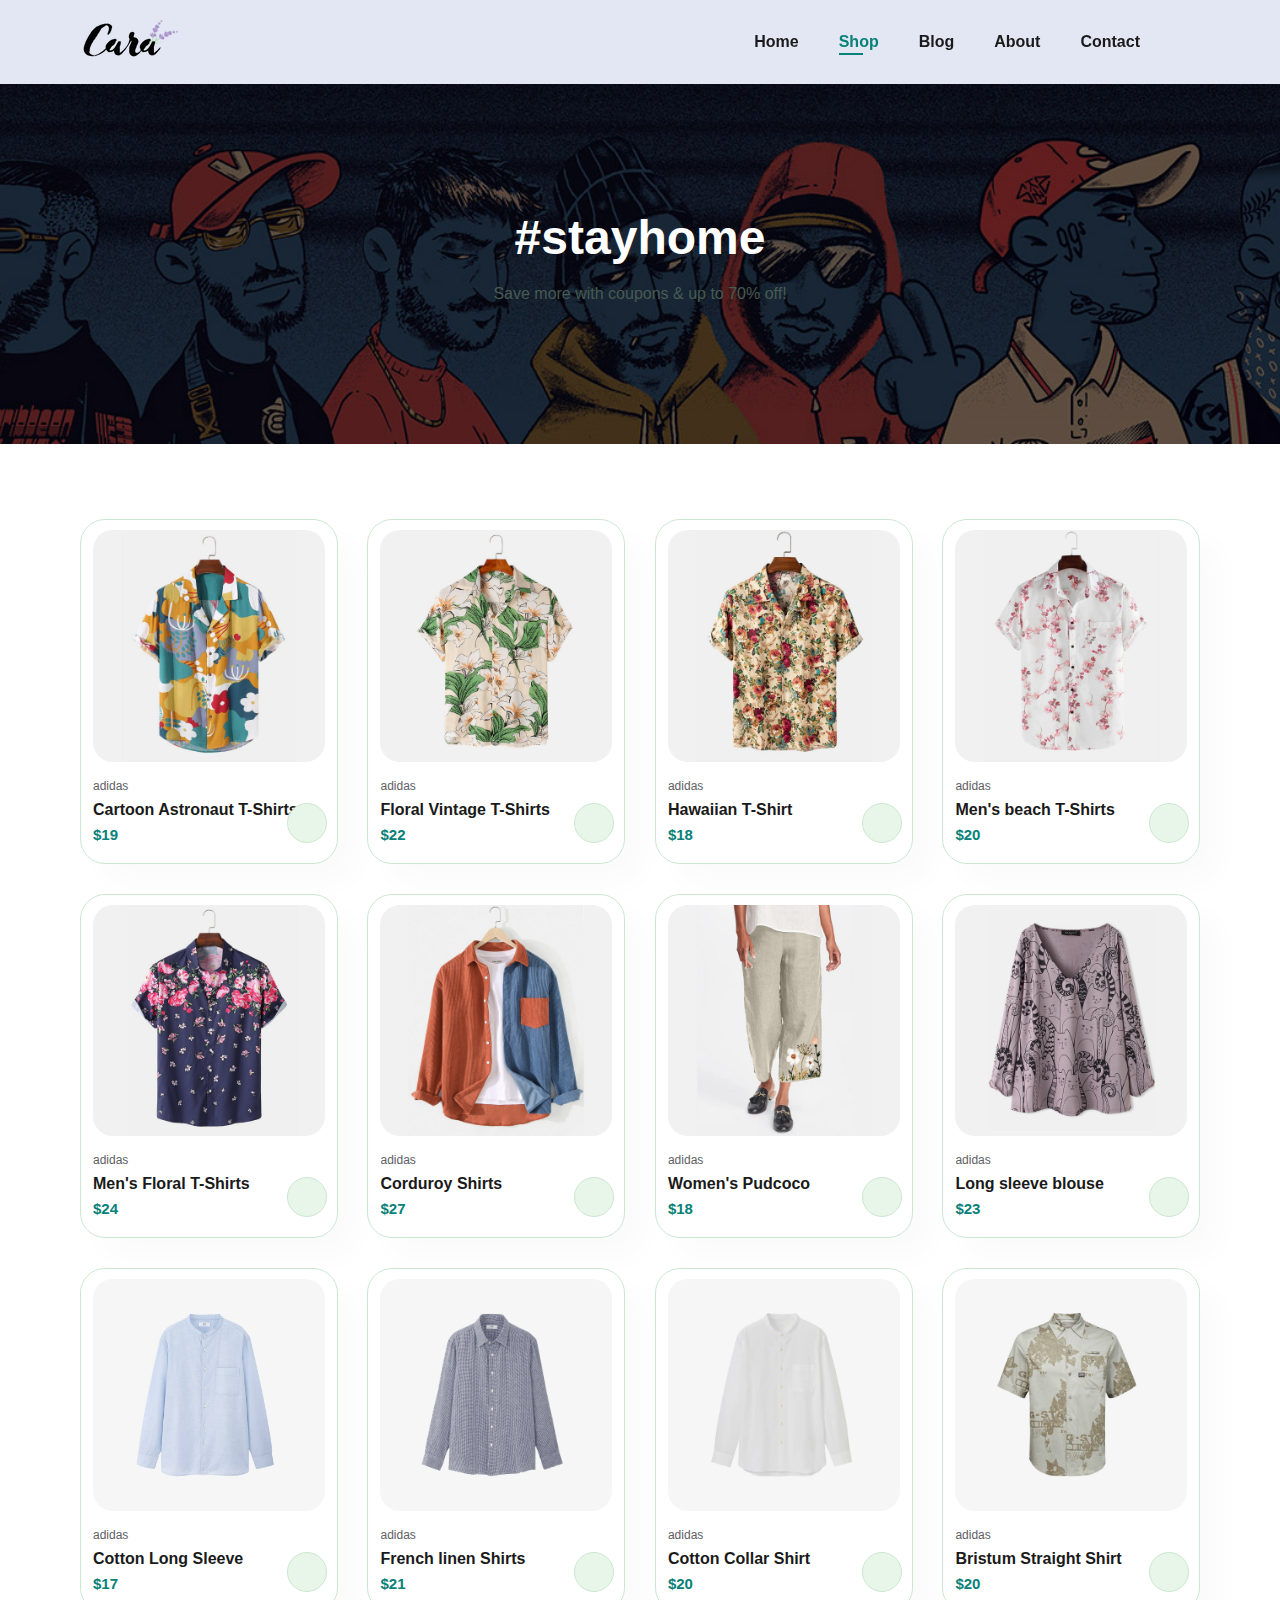
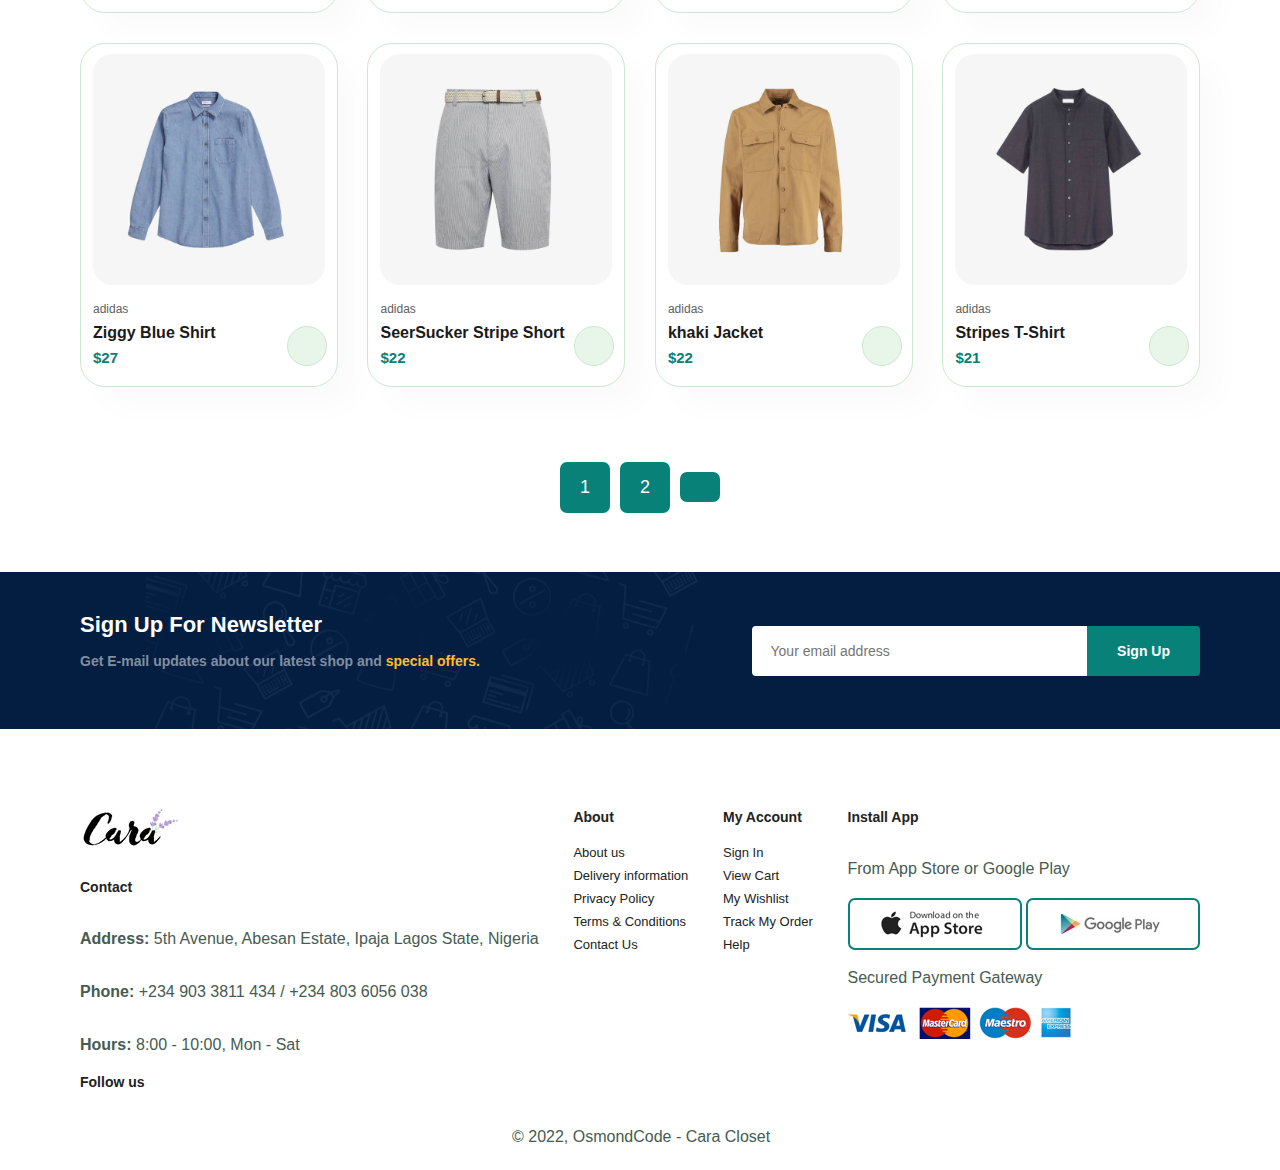
<file: shop.html>
<!DOCTYPE html>
<html lang="en">
<head>
    <meta charset="UTF-8">
    <meta http-equiv="X-UA-Compatible" content="IE=edge">
    <meta name="viewport" content="width=device-width, initial-scale=1.0">
    <title>Cara | Shop</title>
    <link rel="stylesheet" href="https://cdnjs.cloudflare.com/ajax/libs/font-awesome/6.2.1/css/all.min.css" integrity="sha512-MV7K8+y+gLIBoVD59lQIYicR65iaqukzvf/nwasF0nqhPay5w/9lJmVM2hMDcnK1OnMGCdVK+iQrJ7lzPJQd1w==" crossorigin="anonymous" referrerpolicy="no-referrer" />
    <!-- <link rel="stylesheet" href="shop.css"> -->
    <link rel="stylesheet" href="style.css">
</head>
<body>
    <section class="header">
        <a href="#"><img src="./images/logo.png" alt="" class="logo"></a>

        <div id="nav-links">
            <ul id="navbar">
                <li><a href="index.html">Home</a></li>
                <li><a href="shop.html" class="active">Shop</a></li>
                <li><a href="blog.html">Blog</a></li>
                <li><a href="about.html">About</a></li>
                <li><a href="contact.html">Contact</a></li>
                <li><a href="cart.html"><i class="fa-solid fa-bag-shopping"></i></a></li>
            </ul>
            <a href="cart.html" class="bag"><i class="fa-solid fa-bag-shopping "></i></a>
            <i class="fa-solid fa-bars bars"></i>
        </div>
    </section>

    <section id="hidden-nav">
        <ul>
            <li><a href="index.html" class="active">Home</a></li>
            <li><a href="shop.html">Shop</a></li>
            <li><a href="blog.html">Blog</a></li>
            <li><a href="about.html">About</a></li>
            <li><a href="contact.html">Contact</a></li>
        </ul>
    </section>

    <section id="shop-hero">
        <h1>#stayhome</h1>
        <p>Save more with coupons & up to 70% off!</p>
    </section>

    <section id="product1" class="section-p1">
        <div class="pro-container">
            
            <div class="pro" onclick="window.location.href='sproduct.html'">
                <img src="./images/products/f1.jpg" alt="">
                <div class="des">
                    <span>adidas</span>
                    <h5>Cartoon Astronaut T-Shirts</h5>
                    <div class="star">
                        <i class="fa-solid fa-star"></i>
                        <i class="fa-solid fa-star"></i>
                        <i class="fa-solid fa-star"></i>
                        <i class="fa-solid fa-star"></i>
                        <i class="fa-solid fa-star"></i>
                    </div>
                    <h4>$19</h4>
                </div>
                <a href="#"><i class="fa-solid fa-shopping-cart cart"></i></a>
            </div>
            <div class="pro" onclick="window.location.href='sproduct.html'">
                <img src="./images/products/f2.jpg" alt="">
                <div class="des">
                    <span>adidas</span>
                    <h5>Floral Vintage T-Shirts</h5>
                    <div class="star">
                        <i class="fa-solid fa-star"></i>
                        <i class="fa-solid fa-star"></i>
                        <i class="fa-solid fa-star"></i>
                        <i class="fa-solid fa-star"></i>
                        <i class="fa-solid fa-star"></i>
                    </div>
                    <h4>$22</h4>
                </div>
                <a href="#"><i class="fa-solid fa-shopping-cart cart"></i></a>
            </div>
            <div class="pro" onclick="window.location.href='sproduct.html'">
                <img src="./images/products/f3.jpg" alt="">
                <div class="des">
                    <span>adidas</span>
                    <h5>Hawaiian T-Shirt</h5>
                    <div class="star">
                        <i class="fa-solid fa-star"></i>
                        <i class="fa-solid fa-star"></i>
                        <i class="fa-solid fa-star"></i>
                        <i class="fa-solid fa-star"></i>
                        <i class="fa-solid fa-star"></i>
                    </div>
                    <h4>$18</h4>
                </div>
                <a href="#"><i class="fa-solid fa-shopping-cart cart"></i></a>
            </div>
            <div class="pro" onclick="window.location.href='sproduct.html'">
                <img src="./images/products/f4.jpg" alt="">
                <div class="des">
                    <span>adidas</span>
                    <h5>Men's beach T-Shirts</h5>
                    <div class="star">
                        <i class="fa-solid fa-star"></i>
                        <i class="fa-solid fa-star"></i>
                        <i class="fa-solid fa-star"></i>
                        <i class="fa-solid fa-star"></i>
                        <i class="fa-solid fa-star"></i>
                    </div>
                    <h4>$20</h4>
                </div>
                <a href="#"><i class="fa-solid fa-shopping-cart cart"></i></a>
            </div>
            <div class="pro">
                <img src="./images/products/f5.jpg" alt="">
                <div class="des">
                    <span>adidas</span>
                    <h5>Men's Floral T-Shirts</h5>
                    <div class="star">
                        <i class="fa-solid fa-star"></i>
                        <i class="fa-solid fa-star"></i>
                        <i class="fa-solid fa-star"></i>
                        <i class="fa-solid fa-star"></i>
                        <i class="fa-solid fa-star"></i>
                    </div>
                    <h4>$24</h4>
                </div>
                <a href="#"><i class="fa-solid fa-shopping-cart cart"></i></a>
            </div>
            <div class="pro">
                <img src="./images/products/f6.jpg" alt="">
                <div class="des">
                    <span>adidas</span>
                    <h5>Corduroy Shirts</h5>
                    <div class="star">
                        <i class="fa-solid fa-star"></i>
                        <i class="fa-solid fa-star"></i>
                        <i class="fa-solid fa-star"></i>
                        <i class="fa-solid fa-star"></i>
                        <i class="fa-solid fa-star"></i>
                    </div>
                    <h4>$27</h4>
                </div>
                <a href="#"><i class="fa-solid fa-shopping-cart cart"></i></a>
            </div>
            <div class="pro">
                <img src="./images/products/f7.jpg" alt="">
                <div class="des">
                    <span>adidas</span>
                    <h5>Women's Pudcoco</h5>
                    <div class="star">
                        <i class="fa-solid fa-star"></i>
                        <i class="fa-solid fa-star"></i>
                        <i class="fa-solid fa-star"></i>
                        <i class="fa-solid fa-star"></i>
                        <i class="fa-solid fa-star"></i>
                    </div>
                    <h4>$18</h4>
                </div>
                <a href="#"><i class="fa-solid fa-shopping-cart cart"></i></a>
            </div>
            <div class="pro">
                <img src="./images/products/f8.jpg" alt="">
                <div class="des">
                    <span>adidas</span>
                    <h5>Long sleeve blouse</h5>
                    <div class="star">
                        <i class="fa-solid fa-star"></i>
                        <i class="fa-solid fa-star"></i>
                        <i class="fa-solid fa-star"></i>
                        <i class="fa-solid fa-star"></i>
                        <i class="fa-solid fa-star"></i>
                    </div>
                    <h4>$23</h4>
                </div>
                <a href="#"><i class="fa-solid fa-shopping-cart cart"></i></a>
            </div>
            
            <div class="pro">
                <img src="./images/products/n1.jpg" alt="">
                <div class="des">
                    <span>adidas</span>
                    <h5>Cotton Long Sleeve</h5>
                    <div class="star">
                        <i class="fa-solid fa-star"></i>
                        <i class="fa-solid fa-star"></i>
                        <i class="fa-solid fa-star"></i>
                        <i class="fa-solid fa-star"></i>
                        <i class="fa-solid fa-star"></i>
                    </div>
                    <h4>$17</h4>
                </div>
                <a href="#"><i class="fa-solid fa-shopping-cart cart"></i></a>
            </div>
            <div class="pro">
                <img src="./images/products/n2.jpg" alt="">
                <div class="des">
                    <span>adidas</span>
                    <h5>French linen Shirts</h5>
                    <div class="star">
                        <i class="fa-solid fa-star"></i>
                        <i class="fa-solid fa-star"></i>
                        <i class="fa-solid fa-star"></i>
                        <i class="fa-solid fa-star"></i>
                        <i class="fa-solid fa-star"></i>
                    </div>
                    <h4>$21</h4>
                </div>
                <a href="#"><i class="fa-solid fa-shopping-cart cart"></i></a>
            </div>
            <div class="pro">
                <img src="./images/products/n3.jpg" alt="">
                <div class="des">
                    <span>adidas</span>
                    <h5>Cotton Collar Shirt</h5>
                    <div class="star">
                        <i class="fa-solid fa-star"></i>
                        <i class="fa-solid fa-star"></i>
                        <i class="fa-solid fa-star"></i>
                        <i class="fa-solid fa-star"></i>
                        <i class="fa-solid fa-star"></i>
                    </div>
                    <h4>$20</h4>
                </div>
                <a href="#"><i class="fa-solid fa-shopping-cart cart"></i></a>
            </div>
            <div class="pro">
                <img src="./images/products/n4.jpg" alt="">
                <div class="des">
                    <span>adidas</span>
                    <h5>Bristum Straight Shirt</h5>
                    <div class="star">
                        <i class="fa-solid fa-star"></i>
                        <i class="fa-solid fa-star"></i>
                        <i class="fa-solid fa-star"></i>
                        <i class="fa-solid fa-star"></i>
                        <i class="fa-solid fa-star"></i>
                    </div>
                    <h4>$20</h4>
                </div>
                <a href="#"><i class="fa-solid fa-shopping-cart cart"></i></a>
            </div>
            <div class="pro">
                <img src="./images/products/n5.jpg" alt="">
                <div class="des">
                    <span>adidas</span>
                    <h5>Ziggy Blue Shirt</h5>
                    <div class="star">
                        <i class="fa-solid fa-star"></i>
                        <i class="fa-solid fa-star"></i>
                        <i class="fa-solid fa-star"></i>
                        <i class="fa-solid fa-star"></i>
                        <i class="fa-solid fa-star"></i>
                    </div>
                    <h4>$27</h4>
                </div>
                <a href="#"><i class="fa-solid fa-shopping-cart cart"></i></a>
            </div>
            <div class="pro">
                <img src="./images/products/n6.jpg" alt="">
                <div class="des">
                    <span>adidas</span>
                    <h5>SeerSucker Stripe Short</h5>
                    <div class="star">
                        <i class="fa-solid fa-star"></i>
                        <i class="fa-solid fa-star"></i>
                        <i class="fa-solid fa-star"></i>
                        <i class="fa-solid fa-star"></i>
                        <i class="fa-solid fa-star"></i>
                    </div>
                    <h4>$22</h4>
                </div>
                <a href="#"><i class="fa-solid fa-shopping-cart cart"></i></a>
            </div>
            <div class="pro">
                <img src="./images/products/n7.jpg" alt="">
                <div class="des">
                    <span>adidas</span>
                    <h5>khaki Jacket</h5>
                    <div class="star">
                        <i class="fa-solid fa-star"></i>
                        <i class="fa-solid fa-star"></i>
                        <i class="fa-solid fa-star"></i>
                        <i class="fa-solid fa-star"></i>
                        <i class="fa-solid fa-star"></i>
                    </div>
                    <h4>$22</h4>
                </div>
                <a href="#"><i class="fa-solid fa-shopping-cart cart"></i></a>
            </div>
            <div class="pro">
                <img src="./images/products/n8.jpg" alt="">
                <div class="des">
                    <span>adidas</span>
                    <h5>Stripes T-Shirt</h5>
                    <div class="star">
                        <i class="fa-solid fa-star"></i>
                        <i class="fa-solid fa-star"></i>
                        <i class="fa-solid fa-star"></i>
                        <i class="fa-solid fa-star"></i>
                        <i class="fa-solid fa-star"></i>
                    </div>
                    <h4>$21</h4>
                </div>
                <a href="#"><i class="fa-solid fa-shopping-cart cart"></i></a>
            </div>


        </div>
    </section>

    <section id="nextbtn">
        <span>
            1
        </span>

        <span>
            2
        </span>
        <span>
            <i class="fa-solid fa-arrow-right"></i>
        </span>
    </section>

    <section id="newsletter" class="section-p1 section-m1">
        <div class="newstext">
            <h4>Sign Up For Newsletter</h4>
            <p>Get E-mail updates about our latest shop and <span>special offers.</span></p>
        </div>
        <div class="form">
            <input type="text" placeholder="Your email address">
            <button class="normal">Sign Up</button>
        </div>
    </section>

    <footer class="section-p1">
        <div class="col">
            <img src="./images/logo.png" alt="" class="logo">
            <h4>Contact</h4>
           <p><strong>Address:</strong> 5th Avenue, Abesan Estate, Ipaja Lagos State, Nigeria</p>
           <p><strong>Phone:</strong> +234 903 3811 434 / +234 803 6056 038</p>
           <p><strong>Hours:</strong> 8:00 - 10:00, Mon - Sat</p>
           <div class="follow">
               <h4>Follow us</h4>
               <div class="icon">
                <i class="fa-brands fa-facebook-f"></i>
                <i class="fa-brands fa-twitter"></i>
                <i class="fa-brands fa-instagram"></i>
                <i class="fa-brands fa-pinterest"></i>
                <i class="fa-brands fa-youtube"></i>
               </div>
           </div>
        </div>
        <div class="col">
            <h4>About</h4>
            <a href="#">About us</a>
            <a href="#">Delivery information</a>
            <a href="#">Privacy Policy</a>
            <a href="#">Terms & Conditions</a>
            <a href="#">Contact Us</a>
        </div>

        <div class="col">
            <h4>My Account</h4>
            <a href="#">Sign In</a>
            <a href="#">View Cart</a>
            <a href="#">My Wishlist</a>
            <a href="#">Track My Order</a>
            <a href="#">Help</a>
        </div>

        <div class="col install">
            <h4>Install App</h4>
            <p>From App Store or Google Play</p>
            <div class="row">
                <img src="./images/pay/app.jpg" alt="">
                <img src="./images/pay/play.jpg" alt="">
            </div>
            <p>Secured Payment Gateway</p>
            <img src="./images/pay/pay.png" alt="">
        </div>

        <div class="copyright">
            <p>© 2022, OsmondCode - Cara Closet</p>
        </div>
    </footer>

    <script src="script.js"></script>
</body>
</html>
</file>
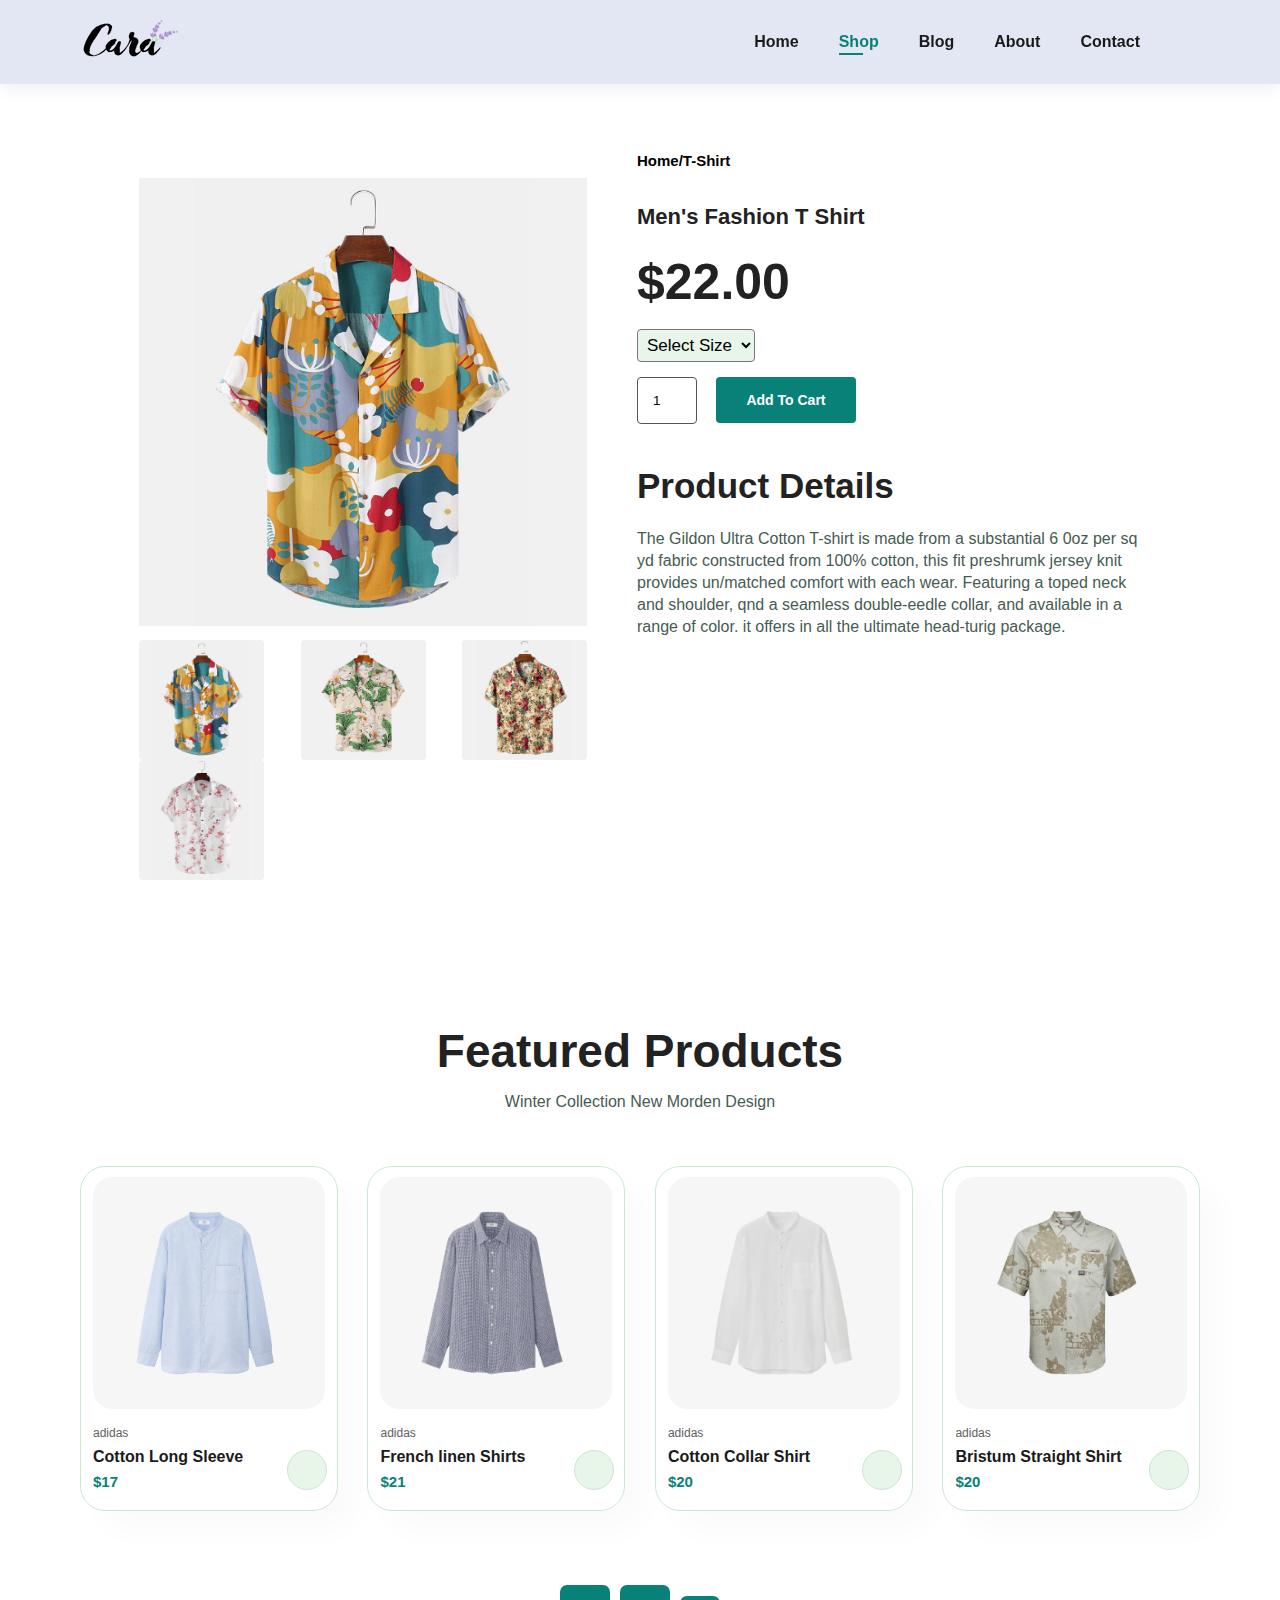
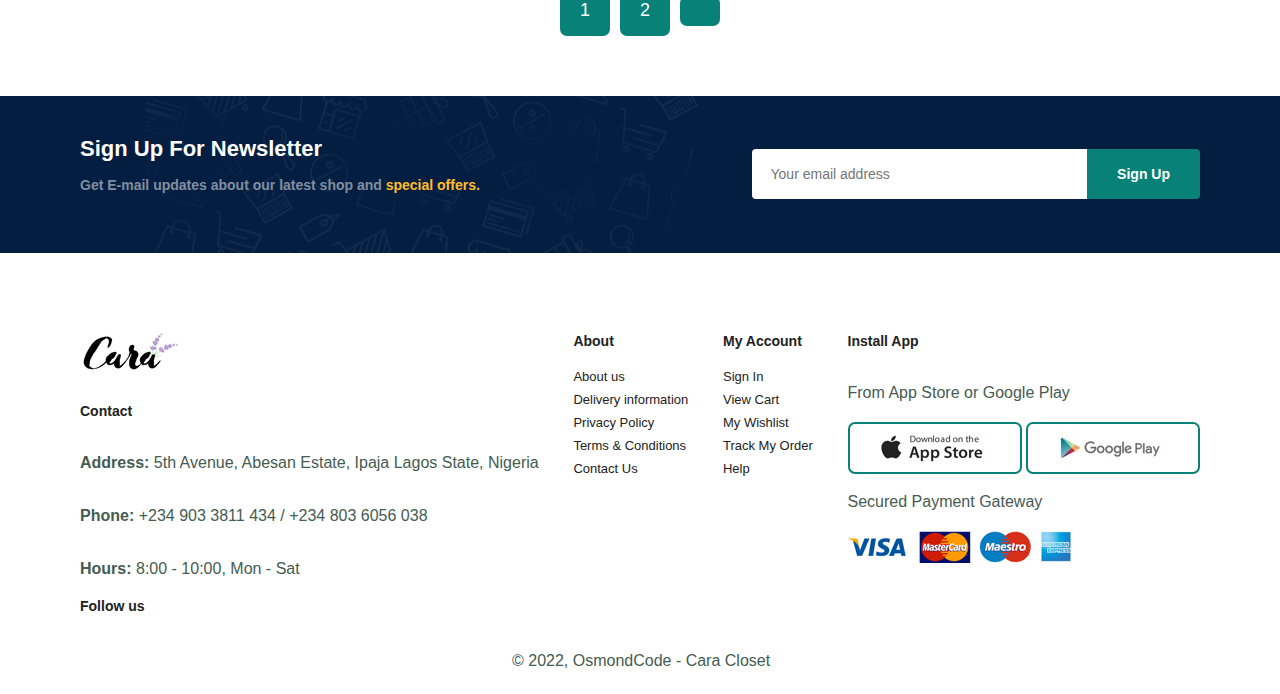
<file: sproduct.html>
<!DOCTYPE html>
<html lang="en">
<head>
    <meta charset="UTF-8">
    <meta http-equiv="X-UA-Compatible" content="IE=edge">
    <meta name="viewport" content="width=device-width, initial-scale=1.0">
    <title>Cara | Home</title>
    <link rel="stylesheet" href="https://cdnjs.cloudflare.com/ajax/libs/font-awesome/6.2.1/css/all.min.css" integrity="sha512-MV7K8+y+gLIBoVD59lQIYicR65iaqukzvf/nwasF0nqhPay5w/9lJmVM2hMDcnK1OnMGCdVK+iQrJ7lzPJQd1w==" crossorigin="anonymous" referrerpolicy="no-referrer" />
    <link rel="stylesheet" href="style.css">
</head>
<body>
    <section class="header">
        <a href="#"><img src="./images/logo.png" alt="" class="logo"></a>

        <div id="shown-nav">
            <ul id="navbar">
                <li><a href="index.html">Home</a></li>
                <li><a href="shop.html" class="active">Shop</a></li>
                <li><a href="blog.html">Blog</a></li>
                <li><a href="about.html">About</a></li>
                <li><a href="contact.html">Contact</a></li>
                <li><a href="cart.html"><i class="fa-solid fa-bag-shopping"></i></a></li>
            </ul>
            <a href="cart.html"><i class="fa-solid fa-bag-shopping bag"></i></a>
            <i class="fa-solid fa-bars bars"></i>
        </div>
    </section>
    
    <section id="hidden-nav">
        <ul>
            <li><a href="index.html" class="active">Home</a></li>
            <li><a href="shop.html">Shop</a></li>
            <li><a href="blog.html">Blog</a></li>
            <li><a href="about.html">About</a></li>
            <li><a href="contact.html">Contact</a></li>
        </ul>
    </section>

    <section class="sproduct">
        <div id="simage">
            <span id="big-pro">
                <img src="./images/products/f1.jpg" alt="" id="main-img">
            </span>
            <span class="small-pro">
                <img src="./images/products/f1.jpg" alt="" class="small-img">
                <img src="./images/products/f2.jpg" alt="" class="small-img">
                <img src="./images/products/f3.jpg" alt="" class="small-img">
                <img src="./images/products/f4.jpg" alt="" class="small-img">
            </span>
        </div>
        <div id="spro-text">
            <h6>Home/T-Shirt</h6>
            <h4>Men's Fashion T Shirt</h4>
            <h1>$22.00</h1>
            <select>
                <option>Select Size</option>
                <option>x-small</option>
                <option>small</option>
                <option>medium</option>
                <option>large</option>
                <option>x-large</option>
            </select>
            <input type="number" value="1">
            <button  class="normal">Add To Cart</button>
            <h2>Product Details</h2>
            <p>The Gildon Ultra Cotton T-shirt is made from a substantial 6 0oz per sq yd fabric constructed from 100% cotton, this fit preshrumk jersey knit provides un/matched comfort with each wear. Featuring a toped neck and shoulder, qnd a seamless double-eedle collar, and available in a range of color. it offers in all the ultimate head-turig package.</p>
        </div>
    </section>

    <section id="product1" class="section-p1">
        <h2>Featured Products</h2>
        <p>Winter Collection New Morden Design</p>
        <div class="pro-container">
            <div class="pro">
                <img src="./images/products/n1.jpg" alt="">
                <div class="des">
                    <span>adidas</span>
                    <h5>Cotton Long Sleeve</h5>
                    <div class="star">
                        <i class="fa-solid fa-star"></i>
                        <i class="fa-solid fa-star"></i>
                        <i class="fa-solid fa-star"></i>
                        <i class="fa-solid fa-star"></i>
                        <i class="fa-solid fa-star"></i>
                    </div>
                    <h4>$17</h4>
                </div>
                <a href="#"><i class="fa-solid fa-shopping-cart cart"></i></a>
            </div>
            <div class="pro">
                <img src="./images/products/n2.jpg" alt="">
                <div class="des">
                    <span>adidas</span>
                    <h5>French linen Shirts</h5>
                    <div class="star">
                        <i class="fa-solid fa-star"></i>
                        <i class="fa-solid fa-star"></i>
                        <i class="fa-solid fa-star"></i>
                        <i class="fa-solid fa-star"></i>
                        <i class="fa-solid fa-star"></i>
                    </div>
                    <h4>$21</h4>
                </div>
                <a href="#"><i class="fa-solid fa-shopping-cart cart"></i></a>
            </div>
            <div class="pro">
                <img src="./images/products/n3.jpg" alt="">
                <div class="des">
                    <span>adidas</span>
                    <h5>Cotton Collar Shirt</h5>
                    <div class="star">
                        <i class="fa-solid fa-star"></i>
                        <i class="fa-solid fa-star"></i>
                        <i class="fa-solid fa-star"></i>
                        <i class="fa-solid fa-star"></i>
                        <i class="fa-solid fa-star"></i>
                    </div>
                    <h4>$20</h4>
                </div>
                <a href="#"><i class="fa-solid fa-shopping-cart cart"></i></a>
            </div>
            <div class="pro">
                <img src="./images/products/n4.jpg" alt="">
                <div class="des">
                    <span>adidas</span>
                    <h5>Bristum Straight Shirt</h5>
                    <div class="star">
                        <i class="fa-solid fa-star"></i>
                        <i class="fa-solid fa-star"></i>
                        <i class="fa-solid fa-star"></i>
                        <i class="fa-solid fa-star"></i>
                        <i class="fa-solid fa-star"></i>
                    </div>
                    <h4>$20</h4>
                </div>
                <a href="#"><i class="fa-solid fa-shopping-cart cart"></i></a>
            </div>
        </div>
    </section>

    <section id="nextbtn">
        <span>
            1
        </span>

        <span>
            2
        </span>
        <span>
            <i class="fa-solid fa-arrow-right"></i>
        </span>
    </section>

    <section id="newsletter" class="section-p1 section-m1">
        <div class="newstext">
            <h4>Sign Up For Newsletter</h4>
            <p>Get E-mail updates about our latest shop and <span>special offers.</span></p>
        </div>
        <div class="form">
            <input type="text" placeholder="Your email address">
            <button class="normal">Sign Up</button>
        </div>
    </section>

    <footer class="section-p1">
        <div class="col">
            <img src="./images/logo.png" alt="" class="logo">
            <h4>Contact</h4>
           <p><strong>Address:</strong> 5th Avenue, Abesan Estate, Ipaja Lagos State, Nigeria</p>
           <p><strong>Phone:</strong> +234 903 3811 434 / +234 803 6056 038</p>
           <p><strong>Hours:</strong> 8:00 - 10:00, Mon - Sat</p>
           <div class="follow">
               <h4>Follow us</h4>
               <div class="icon">
                <i class="fa-brands fa-facebook-f"></i>
                <i class="fa-brands fa-twitter"></i>
                <i class="fa-brands fa-instagram"></i>
                <i class="fa-brands fa-pinterest"></i>
                <i class="fa-brands fa-youtube"></i>
               </div>
           </div>
        </div>
        <div class="col">
            <h4>About</h4>
            <a href="#">About us</a>
            <a href="#">Delivery information</a>
            <a href="#">Privacy Policy</a>
            <a href="#">Terms & Conditions</a>
            <a href="#">Contact Us</a>
        </div>

        <div class="col">
            <h4>My Account</h4>
            <a href="#">Sign In</a>
            <a href="#">View Cart</a>
            <a href="#">My Wishlist</a>
            <a href="#">Track My Order</a>
            <a href="#">Help</a>
        </div>

        <div class="col install">
            <h4>Install App</h4>
            <p>From App Store or Google Play</p>
            <div class="row">
                <img src="./images/pay/app.jpg" alt="">
                <img src="./images/pay/play.jpg" alt="">
            </div>
            <p>Secured Payment Gateway</p>
            <img src="./images/pay/pay.png" alt="">
        </div>

        <div class="copyright">
            <p>© 2022, OsmondCode - Cara Closet</p>
        </div>
    </footer>
    <script src="script.js"></script>
</body>
</html>
</file>
<file: style.css>
@import url('https://fonts.googleapis.com/css2?family=League+Spartan:wght@100;200;300;400;500;600;700;800;900&family=Pacifico&family=Poppins:wght@100;200;700&display=swap');
*{
    margin: 0;
    padding: 0;
    box-sizing: border-box;
    font-family: 'Spartan', sans-serif;
}
h1{
    font-size: 50px;
    line-height: 64px;
    color: #222;
}
h2{
    font-size: 46px;
    line-height: 54px;
    color: #222;
}
h4{
    font-size: 20px;
    color: #222;
}
h6{
    font-weight: 700;
    font-size: 12px;
}
p{
    font-size: 16px;
    color: #465b52;
    margin: 15px 0 20px 0;
}
.section-p1{
    padding: 40px 80px;
}
.section-m1{
    margin: 40px 0;
}
button.normal{
    font-size: 14px;
    font-weight: 600;
    padding: 15px 30px;
    color: #000;
    background: #fff;
    border-radius: 4px;
    cursor: pointer;
    border: none;
    outline: none;
}
button.white{
    font-size: 13px;
    font-weight: 600;
    padding: 11px 18px;
    color: #fff;
    background: transparent;
    cursor: pointer;
    border: 1px solid #fff;
    outline: none;
    transition: 0.2s;
}
body{
    width: 100%;
}

/* Header Start */
.header{
    display: flex;
    align-items: center;
    justify-content: space-between; 
    padding: 20px 80px;
    background: #e3e6f3;
    box-shadow: 0 5px 15px rgba(0, 0, 0, 0.06);
    z-index: 999;
    position: sticky;
    top: 0;
    left: 0;
}
#navbar{
    display: flex;
    align-items: center;
    justify-content: center;
}
#navbar li{
    list-style: none;
    padding: 0 20px;
    position: relative;
}
#navbar li a{
    text-decoration: none;
    font-size: 16px;
    font-weight: 600;
    color: #1a1a1a;
    transition: 0.3s ease;
}
#navbar li a:hover,
#navbar li a.active
{
    color: #088178;
}
#navbar li a.active::after,
#navbar li a:hover::after
{
    content: '';
    width: 30%;
    height: 2px;
    background: #088178;
    position: absolute;
    bottom: -4px;
    left: 20px;
}
.bag{
    display: none;
}
.bars{
    display: none;
}
#hidden-nav{
    width: 85%;
    height: 100vh;
    position: absolute;
    z-index: 1000;
    top: 0;
    right: 0;
    background: #cdd4f8;
    padding: 20px 15px;
    display: none;
}
#hidden-nav ul{
    display: flex;
    flex-direction: column;
    justify-content: flex-start;
}
#hidden-nav ul li{
    list-style: none;
    margin: 15px 0;
}
#hidden-nav ul li a{
    width: 100%;
    text-decoration: none;
    color: #088178;
    font-size: 22px;
    padding: 15px 30px;
}
#hidden-nav ul li a:hover{
    background: #088178;
    color: #fff;
    transition: .5s;
    border-radius: 7px;
}
/* Home Page */
.hero{
    background: url(./images/hero4.png);
    height: 90vh;
    width: 100%;
    background-size: cover;
    background-position: top 25% right 0;
    padding: 0 80px;
    display: flex;
    flex-direction: column;
    align-items: flex-start;
    justify-content: center;
}
.hero h4{
    padding-bottom: 15px;
}
.hero h1{
    color: #088178;
}
.hero button{
    background-image: url(./images/button.png);
    background-color: transparent;
    color: #088178;
    border: 0;
    padding: 14px 80px 14px 65px;
    background-repeat: no-repeat;
    cursor: pointer;
    font-weight: 700;
    font-size: 15px;
}
#feature{
    display: flex;
    align-items: center;
    justify-content: space-between;
    flex-wrap: wrap;
}
#feature .fe-box{
    width: 180px;
    text-align: center;
    padding: 25px 15px;
    box-shadow: 20px 20px 34px rgba(0, 0, 0, 0.03);
    border: 1px solid #cce7d0;
    border-radius: 4px;
    margin: 15px 0;
}
#feature .fe-box:hover{
    box-shadow: 10px 10px 54px rgba(70, 62, 221, 0.2);
}
#feature .fe-box img{
    width: 100%;
    margin-bottom: 10px;
}
#feature .fe-box h6{
    display: inline-block;
    padding: 9px 8px 6px 8px;
    line-height: 1;
    border-radius: 4px;
    color: #088178;
    background: #fddde4;
}
#feature .fe-box:nth-child(2) h6{
    background: #cdebbc;
}
#feature .fe-box:nth-child(3) h6{
    background: #d1e8f2;
}
#feature .fe-box:nth-child(4) h6{
    background: #cdd4f8;
}
#feature .fe-box:nth-child(5) h6{
    background: #f6dbf6;
}
#feature .fe-box:nth-child(6) h6{
    background: #fff2e5;
}
#product1{
    text-align: center;
}
#product1 .pro-container{
    display: flex;
    justify-content: space-between;
    padding-top: 20px;
    flex-wrap: wrap;
}
#product1 .pro{
    width: 23%;
    min-width: 250px;
    padding: 10px 12px;
    border: 1px solid #cce7d0;
    border-radius: 25px;
    cursor: pointer;
    box-shadow: 20px 20px 30px rgba(0, 0, 0, 0.02);
    margin: 15px 0;
    transition: 0.2s ease;
    position: relative;
}
#product1 .pro:hover{
    box-shadow: 10px 10px 30px rgba(0, 0, 0, 0.3);
}
#product1 .pro img{
    width: 100%;
    border-radius: 20px;
}
#product1 .pro .des{
    text-align: start;
    padding: 10px 0;
}
#product1 .pro .des span{
    color: #606063;
    font-size: 12px;
}
#product1 .pro .des h5{
    padding-top: 7px;
    color: #1a1a1a;
    font-size: 16px;
}
#product1 .pro .des i{
    font-size: 12px;
    color: rgb(243, 181, 25);
}

#product1 .pro .des h4{
    padding-top: 7px;
    font-size: 15px;
    font-weight: 700;
    color: #088178;
}
#product1 .pro .cart{
    width: 40px;
    height: 40px;
    line-height: 40px;
    border-radius: 50px;
    background: #e8f6ea;
    color: #088178;
    border: 1px solid #cce7d0;
    position: absolute;
    bottom: 20px;
    right: 10px;
}
#product1 .pro .cart:hover{
    background: #088178;
    color: #fff;
    transition: 0.5s;
}
#banner{
    display: flex;
    flex-direction: column;
    justify-content: center;
    align-items: center;
    text-align: center;
    background: url(./images/banner/b2.jpg);
    width: 100%;
    height: 40vh;
    background-size: cover;
    background-position: center;
}
#banner h4{
    color: #fff;
    font-size: 16px;
}
#banner h2{
    color: #fff;
    font-size: 40px;
    padding: 10px 0;
}
#banner h2 span{
    color: #ef3636;
}
#banner button:hover{
    background: #088178;
    color: #fff;
    transition: .3s;
}
#sm-banner{
    display: flex;
    justify-content: space-between;
    flex-wrap: wrap;
}
#sm-banner .banner-box{
    display: flex;
    flex-direction: column;
    justify-content: center;
    align-items: flex-start;
    background: url(./images/banner/b17.jpg);
    min-width: 580px;
    height: 50vh;
    background-size: cover;
    background-position: center;
    padding: 30px;
    background-repeat: no-repeat;
}
#sm-banner .banner-box2{
    background: url(./images/banner/b10.jpg);
    background-size: cover;
}
#sm-banner h4{
    color: #fff;
    font-size: 20px;
    font-weight: 300;
}
#sm-banner h2{
    color: #fff;
    font-size: 28px;
    font-weight: 800;
}
#sm-banner span{
    color: #fff;
    font-size: 14px;
    font-weight: 500;
    padding-bottom: 15px;
}
#sm-banner .banner-box:hover button{
    background: #088178;
    border: 1px solid #088178;
}
#banner3{
    display: flex;
    justify-content: space-between;
    flex-wrap: wrap;
    padding: 0 80px;
}
#banner3 .banner-box{
    display: flex;
    flex-direction: column;
    justify-content: center;
    align-items: flex-start;
    background: url(./images/banner/b7.jpg);
    min-width: 30%;
    height: 30vh;
    background-size: cover;
    background-position: center;
    padding: 20px;
    margin-bottom: 20px;
}
#banner3 .banner-box2{
    background: url(./images/banner/b4.jpg);
    background-size: cover;
}
#banner3 .banner-box3{
    background: url(./images/banner/b18.jpg);
    background-size: cover;
}
#banner3 h2{
    color: #fff;
    font-weight: 900;
    font-size: 22px;
}
#banner3 h3{
    color: #ec544e;
    font-weight: 800;
    font-size: 15px;
}
#newsletter{
    display: flex;
    justify-content: space-between;
    flex-wrap: wrap;
    align-items: center;
    background-image: url(./images/banner/b14.png);
    background-repeat: no-repeat;
    background-position: 20% 30%;
    background-color: #041e42;
}
#newsletter h4{
    font-size: 22px;
    font-weight: 700;
    color: #fff;
}
#newsletter p{
    font-size: 14px;
    font-weight: 600;
    color: #818ea0;
}
#newsletter p span{
    color: #ffbd27;
}
#newsletter .form{
    display: flex;
    width: 40%;
}
#newsletter input{
    height: 3.125rem;
    padding: 0 1.25em;
    font-size: 14px;
    width: 100%;
    border: 1px solid transparent;
    border-radius: 4px;
    outline: none;
    border-top-right-radius: 0;
    border-bottom-right-radius: 0;
}
#newsletter button{
    background: #088178;
    color: #fff;
    white-space: nowrap;
    border-top-left-radius: 0;
    border-bottom-left-radius: 0;
}
footer{
    display: flex;
    flex-wrap: wrap;
    justify-content: space-between;
    position: relative;
}
footer .col{
    display: flex;
    flex-direction: column;
    align-items: flex-start;
    margin-bottom: 20px;
}
footer .logo{
    margin-bottom: 30px;
}
footer h4{
    font-size: 14px;
    padding-bottom: 20px;
}
footer a{
    font-size: 13px;
    text-decoration: none;
    color: #222;
    margin: 0 0 8px;
}
footer .install img:nth-child(1),
footer .install img:nth-child(2)
{
    border: 2px solid #088178;
    border-radius: 7px;
    background: #088178;
}
footer .install img:nth-child(1):hover,
footer .install img:nth-child(2):hover{
    box-shadow: 10px 10px 50px rgba(0, 0, 0, 0.3);
}
footer .copyright{
    position: absolute;
    bottom: 1%;
    left: 40%;
}


/* Shop Page */
#shop-hero{
    height: 40vh;
    width: 100%;
    background: url(./images/banner/b1.jpg);
    background-position: center;
    background-size: cover;
    display: flex;
    flex-direction: column;
    align-items: center;
    justify-content: center;
}
#shop-hero h1{
    color: #fff;
    font-size: 3rem;
}
#hero p{
    color: #fff;
}
#nextbtn{
    width: 100%;
    height: 10vh;
    display: flex;
    align-items: center;
    justify-content: center;
}
#nextbtn span{
    font-size: 18px;
    padding: 15px 20px;
    background: #088178;
    margin: 0 5px;
    color: #fff;
    border-radius: 7px;
    cursor: pointer;
}
#nextbtn span:hover{
    background: #465b52;
}

/* Single Product Page */
.sproduct{
    width: 100%;
    min-height: 100vh;
    padding: 20px 80px;
    display: flex;
    align-items: center;
    justify-content: center;
    flex-wrap: wrap;
}
#simage{
    width: 40%;
    margin-right: 50px;
}
#simage #big-pro img{
    width: 100%;
}
#simage .small-pro{
    width: 100%;
    display: flex;
    flex-wrap: wrap;
    justify-content: space-between;
    padding: 10px 0;
}
#simage .small-pro img{
    width: 125px;
    height: 120px;
    border-radius: 4px;
}
.sproduct #spro-text{
    width: 45%;
    min-height: 85vh;
}
.sproduct #spro-text h6{
    font-size: 15px;
    font-family: 400;
    margin-bottom: 35px;
}
.sproduct #spro-text h4{
    font-size: 22px;
    font-family: 700;
    margin-bottom: 20px;
}
.sproduct #spro-text h1{
    margin-bottom: 15px;
}
.sproduct #spro-text select{
    font-size: 17px;
    border-radius: 4px;
    background: #e8f6ea;
    outline: #efefef;
    display: block;
    margin-bottom: 15px;
    padding: 5px;
}
.sproduct #spro-text input{
    padding: 15px;
    width: 60px;
    border-radius: 4px;
    border: 1px solid #555;
    outline: none;
    margin: 0 15px 15px 0;
}
.sproduct #spro-text .normal{
    background: #088178;
    color: #fff;
}
.sproduct #spro-text .normal:hover{
    background: #465b52;
    transition: .3s;
}
.sproduct #spro-text h2{
    font-size: 35px;
    margin-top: 20px;
}
.sproduct #spro-text p{
    line-height: 22px;
}

/* Blog Page */
#blog-hero{
    height: 40vh;
    width: 100%;
    background: url(./images/banner/b19.jpg);
    background-size: 100%;
    display: flex;
    flex-direction: column;
    align-items: center;
    justify-content: center;
}
#blog-hero h1{
    color: #fff;
}
#blog-hero p{
    color: #fff;
}
#blog-col{
    width: 100%;
    min-height: 150vh;
    display: flex;
    flex-direction: column;
    justify-content: center;
}
.blog-details{
    display: flex;
    flex-wrap: wrap;
    align-items: flex-end;
    
}
.blog-col-img{
    width: 500px;
    height: 270px;
    overflow: hidden;
    position: relative;
    margin: 0 30px 30px 0;
}
.blog-col-img h1{
    color: #cdd4f8;
    font-size: 3.5em;
}
.blog-col-img img{
    width: 100%;
    height: 84%;
    object-fit: cover;
    position: absolute;
    bottom: 0;
    left: 0;
}
.blog-col-text h4{
    font-weight: 700;
    margin-bottom: 20px;
}
.blog-col-text p{
    line-height: 20px;
    margin-bottom: 20px;
}
.blog-col-text h6{
    font-weight: 700;
}

/* About Page */
#about-hero{
    height: 40vh;
    width: 100%;
    background: url(./images/about/banner.png);
    background-size: 100%;
    display: flex;
    flex-direction: column;
    align-items: center;
    justify-content: center;
}
#about-hero h1{
    color: #fff;
}
#about-hero p{
    color: #fff;
}
#about-col{
    width: 100%;
    min-height: 150vh;
}
#about-detail{
    display: flex;
    align-items: flex-start;
}
#abt-detail-img{
    width: 500px;
    height: 270px;
    position: relative;
    overflow: hidden;
    border-radius: 7px;
    margin: 0 40px 30px 0;
}
#abt-detail-img img{
    width: 100%;
    height: 100%;
    object-fit: cover;
    top: 0;
    left: 0;
    position: absolute;
}
#abt-detail-text{
    text-align: justify;
    width: 45%;
}
#abt-detail-text h1{
    margin: 15px 0;
}
#abt-detail-text p{
    line-height: 20px;
}
#abt-detail-text p:nth-child(3){
    text-decoration: underline;
}
#app-vid{
    width: 100%;
    display: flex;
    flex-direction: column;
    align-items: center;
    justify-content: center;
    overflow: hidden;
}
#app-vid h1{
    margin-bottom: 40px;
}


/* Contact Style */
#contact-hero{
    height: 40vh;
    width: 100%;
    background: url(./images/about/banner.png);
    background-size: 100%;
    display: flex;
    flex-direction: column;
    align-items: center;
    justify-content: center;
}
#contact-hero h1{
    color: #fff;
}
#contact-hero p{
    color: #fff;
}
.map-address{
    width: 100%;
    min-height: 100vh;
    display: flex;
    flex-direction: column;
    align-items: center;
    justify-content: center;
}

@media (max-width: 820px){
    .header{
        padding: 20px 30px;
    }
    #navbar{
        display: none;
    }
    #shown-nav{
        display: flex;
        align-items: center;
        justify-content: space-between;
        width: 100px;
    }
    #shown-nav a{
        color: #222;
    }
    .bars, .nav-links .bag{
        display: block;
        font-size: 25px;
    }
    .hero{
        background: #e3e6f3;
        padding: 0 20px;
    }
    #product1 {
        padding: 20px 0;
    }
    #banner{
        min-height: 60vh;
    }
    #sm-banner{
        display: none;
    }
    #product1 .pro-container{
        display: flex;
        justify-content: center;
        padding-top: 20px 0;
        align-items: center;
        flex-wrap: wrap;
    }
    #banner3{
        display: flex;
        align-items: center;
        justify-content: center;
        flex-wrap: wrap;
        padding: 30px 0;
    }
    #banner3 .banner-box{
        width: 90%;
    }
    #newsletter .form{
        display: flex;
        width: 70%;
    }
    footer .copyright{
        bottom: 1%;
        left: 25%;
    }

    /* Single Product Page */
    .sproduct{
        flex-direction: column;
        justify-content: center;
        align-items: flex-start;
    }
    .sproduct #simage{
        width: 90%;
        margin-bottom: 20px;
    }
    .sproduct #spro-text{
        width: 90%;
    }
    #about-detail{
        flex-direction: column;
    }
    #abt-detail-img{
        width: 100%;
    }
    #abt-detail-text{
        width: 100%;
    }
}
@media (max-width: 620px){
    #newsletter{
        padding: 40px 30px;
    }
    #newsletter .form{
        display: flex;
        width: 90%;
    }
    footer .copyright{
        bottom: 0.1%;
        left: 21%;
    }
    .sproduct{
        padding: 40px;
    }
    #simage .small-pro{
        align-items: center;
    }
    #simage .small-pro img{
        margin: 15px;
    }
    #blog-col{
        padding: 40px;
    }
    .section-p1{
        padding: 40px;
    }
    #about-hero{
        padding: 0 30px;
    }
    #abt-detail-text h1{
        font-size: 2.3em;
    }
}
@media (max-width: 320px){
    .sproduct #simage{
        width: 100%;
    }
    .sproduct #spro-text{
        width: 100%;
    }
    #simage .small-pro{
        justify-content: center;
        align-items: center;
    }
    #simage .small-pro img{
        margin: 15px 0;
    }
}
</file>
<file: shop.css>
@import url('https://fonts.googleapis.com/css2?family=League+Spartan:wght@100;200;300;400;500;600;700;800;900&family=Pacifico&family=Poppins:wght@100;200;700&display=swap');
*{
    margin: 0;
    padding: 0;
    box-sizing: border-box;
    font-family: 'Spartan', sans-serif;
}
h1{
    font-size: 50px;
    line-height: 64px;
    color: #222;
}
h2{
    font-size: 46px;
    line-height: 54px;
    color: #222;
}
h4{
    font-size: 20px;
    color: #222;
}
h6{
    font-weight: 700;
    font-size: 12px;
}
p{
    font-size: 16px;
    color: #465b52;
    margin: 15px 0 20px 0;
}
.section-p1{
    padding: 40px 80px;
}
.section-m1{
    margin: 40px 0;
}
button.normal{
    font-size: 14px;
    font-weight: 600;
    padding: 15px 30px;
    color: #000;
    background: #fff;
    border-radius: 4px;
    cursor: pointer;
    border: none;
    outline: none;
}
button.white{
    font-size: 13px;
    font-weight: 600;
    padding: 11px 18px;
    color: #fff;
    background: transparent;
    cursor: pointer;
    border: 1px solid #fff;
    outline: none;
    transition: 0.2s;
}
body{
    width: 100%;
}

/* Header Start */
.header{
    display: flex;
    align-items: center;
    justify-content: space-between; 
    padding: 20px 80px;
    background: #e3e6f3;
    box-shadow: 0 5px 15px rgba(0, 0, 0, 0.06);
    z-index: 999;
    position: sticky;
    top: 0;
    left: 0;
}
#navbar{
    display: flex;
    align-items: center;
    justify-content: center;
}
#navbar li{
    list-style: none;
    padding: 0 20px;
    position: relative;
}
#navbar li a{
    text-decoration: none;
    font-size: 16px;
    font-weight: 600;
    color: #1a1a1a;
    transition: 0.3s ease;
}
#navbar li a:hover,
#navbar li a.active
{
    color: #088178;
}
#navbar li a.active::after,
#navbar li a:hover::after
{
    content: '';
    width: 30%;
    height: 2px;
    background: #088178;
    position: absolute;
    bottom: -4px;
    left: 20px;
}
.bars{
    display: none;
}
#shop-hero{
    height: 40vh;
    width: 100%;
    background: url(./images/banner/b1.jpg);
    background-position: center;
    background-size: cover;
    display: flex;
    flex-direction: column;
    align-items: center;
    justify-content: center;
}
#shop-hero h1{
    color: #fff;
    font-size: 3rem;
}
#shop-hero p{
    color: #fff;
}
#product1{
    text-align: center;
}
#product1 .pro-container{
    display: flex;
    justify-content: space-between;
    padding-top: 20px;
    flex-wrap: wrap;
}
#product1 .pro{
    width: 23%;
    min-width: 250px;
    padding: 10px 12px;
    border: 1px solid #cce7d0;
    border-radius: 25px;
    cursor: pointer;
    box-shadow: 20px 20px 30px rgba(0, 0, 0, 0.02);
    margin: 15px 0;
    transition: 0.2s ease;
    position: relative;
}
#product1 .pro:hover{
    box-shadow: 10px 10px 30px rgba(0, 0, 0, 0.3);
}
#product1 .pro img{
    width: 100%;
    border-radius: 20px;
}
#product1 .pro .des{
    text-align: start;
    padding: 10px 0;
}
#product1 .pro .des span{
    color: #606063;
    font-size: 12px;
}
#product1 .pro .des h5{
    padding-top: 7px;
    color: #1a1a1a;
    font-size: 16px;
}
#product1 .pro .des i{
    font-size: 12px;
    color: rgb(243, 181, 25);
}

#product1 .pro .des h4{
    padding-top: 7px;
    font-size: 15px;
    font-weight: 700;
    color: #088178;
}
#product1 .pro .cart{
    width: 40px;
    height: 40px;
    line-height: 40px;
    border-radius: 50px;
    background: #e8f6ea;
    color: #088178;
    border: 1px solid #cce7d0;
    position: absolute;
    bottom: 20px;
    right: 10px;
}
#product1 .pro .cart:hover{
    background: #088178;
    color: #fff;
    transition: 0.5s;
}

#nextbtn{
    width: 100%;
    height: 10vh;
    display: flex;
    align-items: center;
    justify-content: center;
}
#nextbtn span{
    font-size: 18px;
    padding: 15px 20px;
    background: #088178;
    margin: 0 5px;
    color: #fff;
    border-radius: 7px;
    cursor: pointer;
}
#nextbtn span:hover{
    background: #465b52;
}
#newsletter{
    display: flex;
    justify-content: space-between;
    flex-wrap: wrap;
    align-items: center;
    background-image: url(./images/banner/b14.png);
    background-repeat: no-repeat;
    background-position: 20% 30%;
    background-color: #041e42;
}
#newsletter h4{
    font-size: 22px;
    font-weight: 700;
    color: #fff;
}
#newsletter p{
    font-size: 14px;
    font-weight: 600;
    color: #818ea0;
}
#newsletter p span{
    color: #ffbd27;
}
#newsletter .form{
    display: flex;
    width: 40%;
}
#newsletter input{
    height: 3.125rem;
    padding: 0 1.25em;
    font-size: 14px;
    width: 100%;
    border: 1px solid transparent;
    border-radius: 4px;
    outline: none;
    border-top-right-radius: 0;
    border-bottom-right-radius: 0;
}
#newsletter button{
    background: #088178;
    color: #fff;
    white-space: nowrap;
    border-top-left-radius: 0;
    border-bottom-left-radius: 0;
}
footer{
    display: flex;
    flex-wrap: wrap;
    justify-content: space-between;
    position: relative;
}
footer .col{
    display: flex;
    flex-direction: column;
    align-items: flex-start;
    margin-bottom: 20px;
}
footer .logo{
    margin-bottom: 30px;
}
footer h4{
    font-size: 14px;
    padding-bottom: 20px;
}
footer a{
    font-size: 13px;
    text-decoration: none;
    color: #222;
    margin: 0 0 8px;
}
footer .install img:nth-child(1),
footer .install img:nth-child(2)
{
    border: 2px solid #088178;
    border-radius: 7px;
    background: #088178;
}
footer .install img:nth-child(1):hover,
footer .install img:nth-child(2):hover{
    box-shadow: 10px 10px 50px rgba(0, 0, 0, 0.3);
}
footer .copyright{
    position: absolute;
    bottom: 1%;
    left: 40%;
}

@media (max-width: 820px){
    .header{
        padding: 20px 30px;
    }
    #navbar{
        display: none;
    }
    .bars{
        display: block;
        font-size: 25px;
    }
    .hero{
        background: #e3e6f3;
        padding: 0 20px;
    }
    #product1 {
        padding: 20px 0;
    }
    #banner{
        min-height: 60vh;
    }
    #sm-banner{
        display: none;
    }
    #product1 .pro-container{
        display: flex;
        justify-content: center;
        padding-top: 20px 0;
        align-items: center;
        flex-wrap: wrap;
    }
    #banner3{
        display: flex;
        align-items: center;
        justify-content: center;
        flex-wrap: wrap;
        padding: 30px 0;
    }
    #banner3 .banner-box{
        width: 90%;
    }
    #newsletter .form{
        display: flex;
        width: 70%;
    }
    footer .copyright{
        bottom: 1%;
        left: 25%;
    }
}
@media (max-width: 620px){
    #newsletter{
        padding: 40px 30px;
    }
    #newsletter .form{
        display: flex;
        width: 90%;
    }
    footer .copyright{
        bottom: 0.1%;
        left: 21%;
    }
}
</file>
